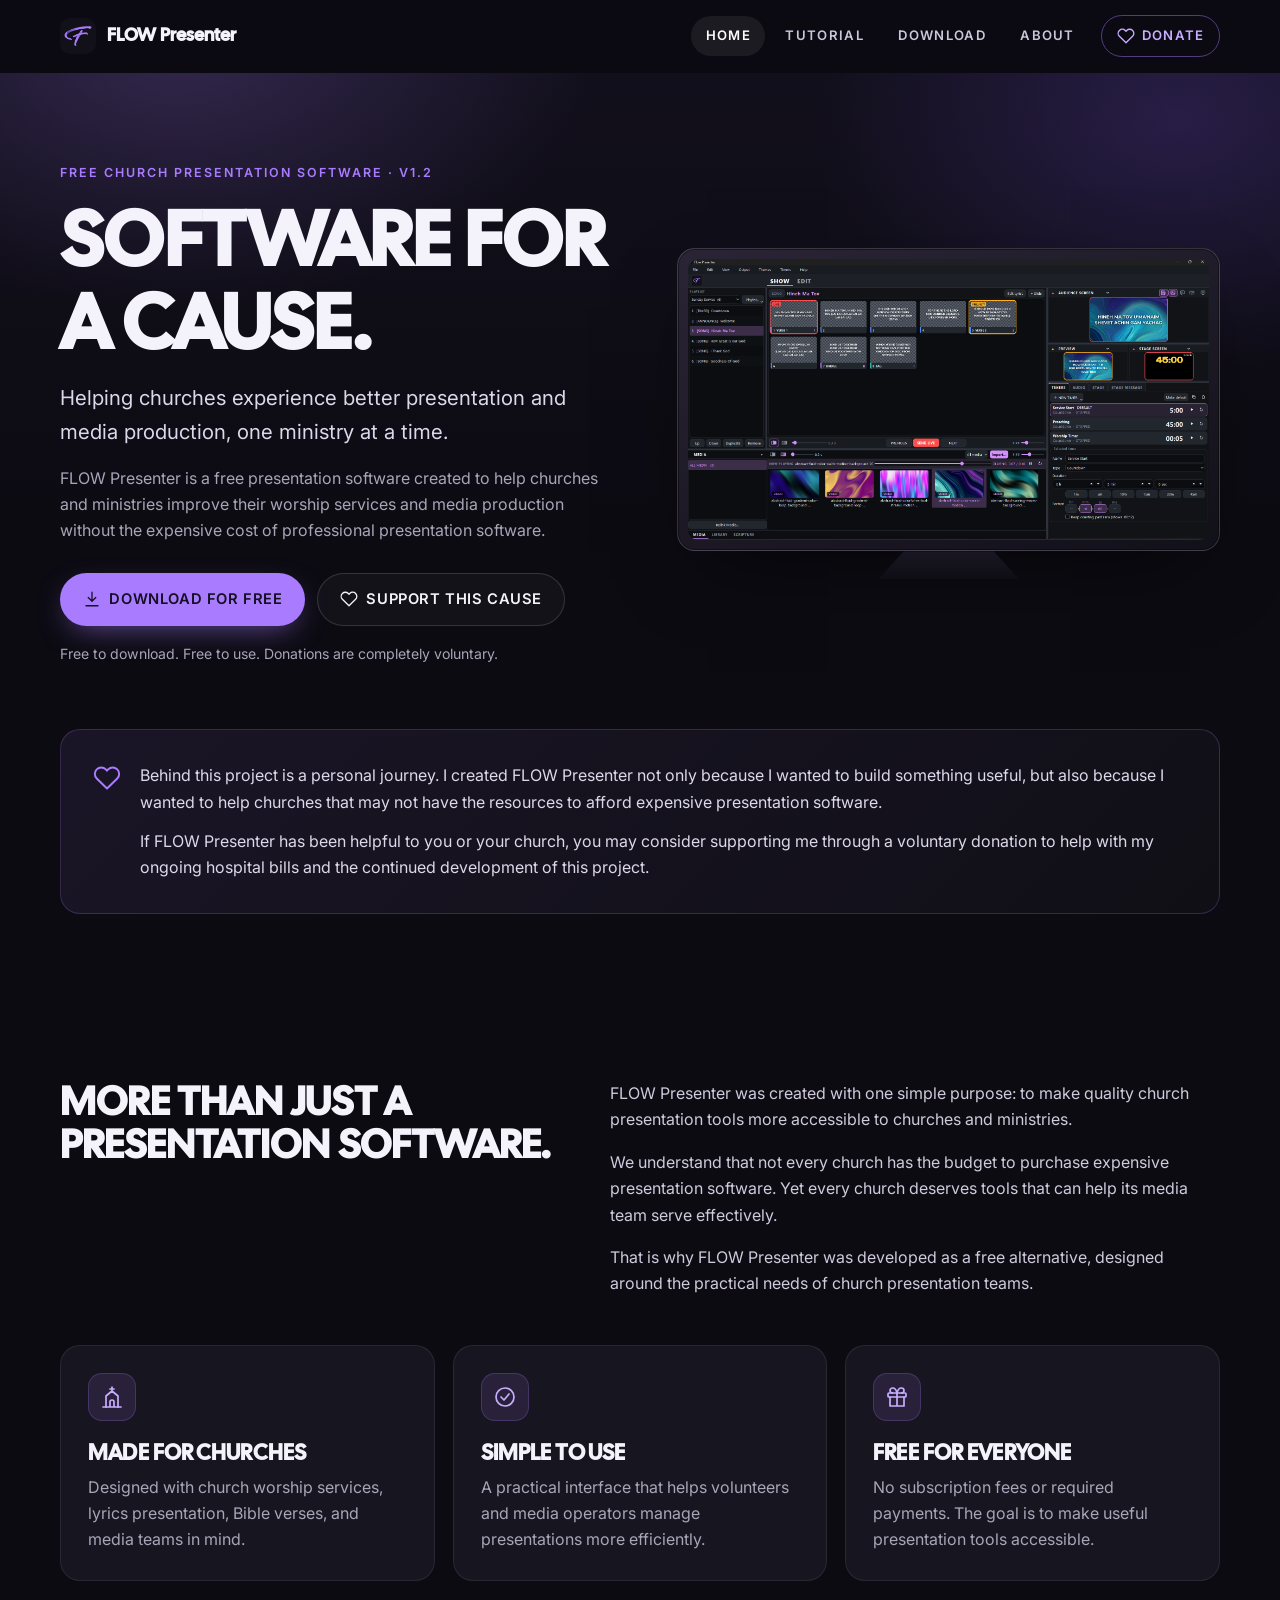
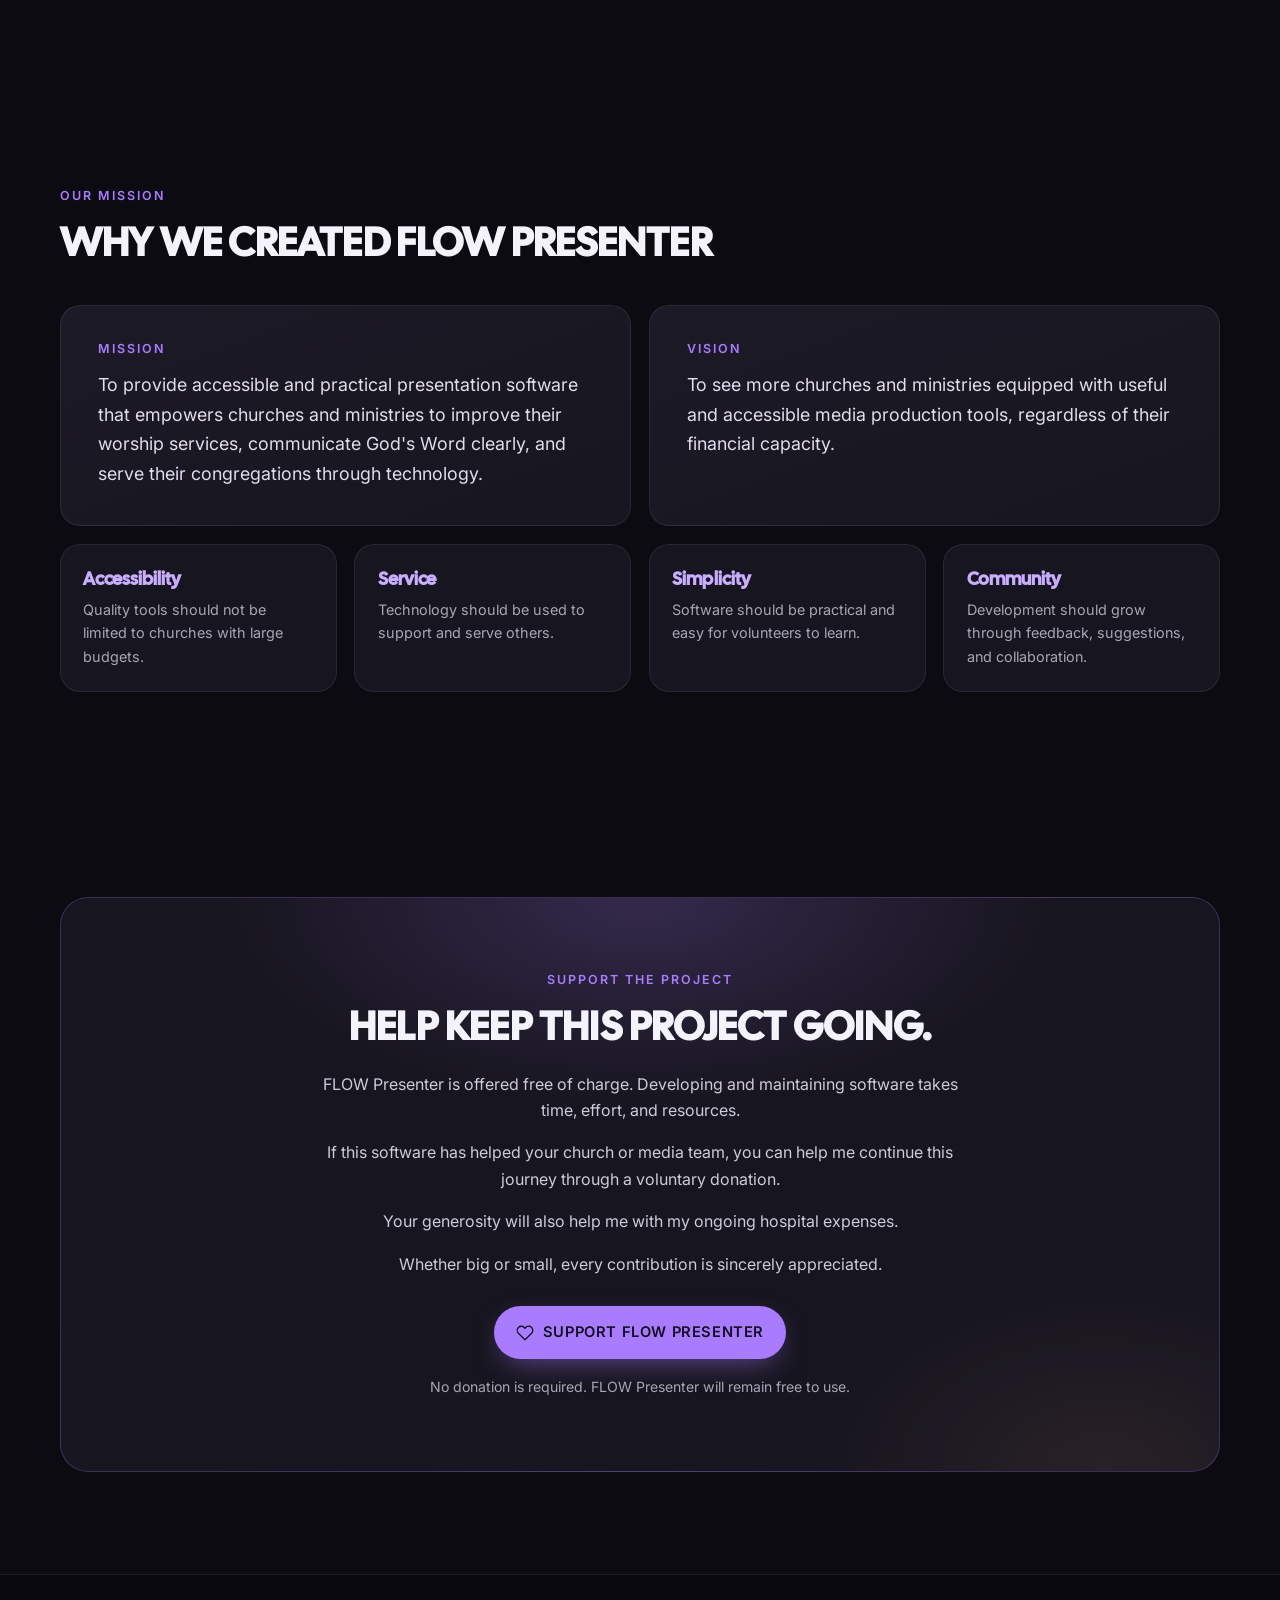
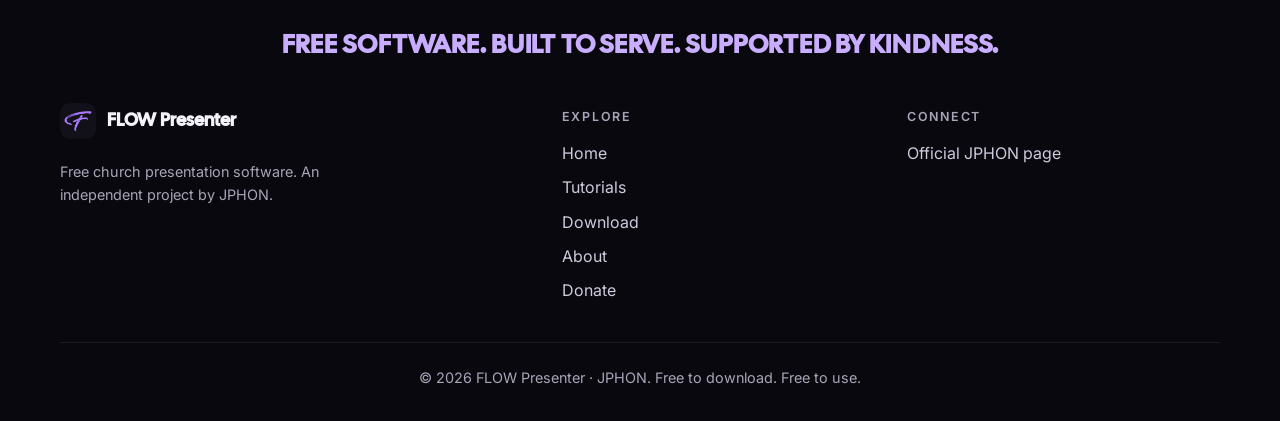
<file: docs/index.html>
<!doctype html>
<html lang="en">
<head>
<meta charset="utf-8">
<meta name="viewport" content="width=device-width, initial-scale=1">
<title>FLOW Presenter — Free Church Presentation Software</title>
<meta name="description" content="FLOW Presenter is free church presentation software by JPHON, built to help churches, ministries and media teams serve with confidence.">
<meta property="og:title" content="FLOW Presenter — Free Church Presentation Software">
<meta property="og:description" content="Free software. Built to serve. Supported by kindness.">
<meta property="og:image" content="assets/img/logo-dark.png">
<meta name="theme-color" content="#0c0b12">
<link rel="icon" href="assets/img/favicon.png">
<link rel="apple-touch-icon" href="assets/img/apple-touch-icon.png">
<link rel="preconnect" href="https://fonts.googleapis.com">
<link rel="preconnect" href="https://fonts.gstatic.com" crossorigin>
<link rel="stylesheet" href="https://fonts.googleapis.com/css2?family=Cal+Sans&family=Inter:wght@400;500;600;700&display=swap">
<link rel="stylesheet" href="assets/css/style.css">
<script src="assets/js/site.js" defer></script>
</head>
<body data-page="home">
<a class="skip-link" href="#main">Skip to content</a>
<header class="site-header">
  <nav class="nav container" aria-label="Main">
    <a class="brand" href="index.html"><img class="logo-img" src="assets/img/logo-dark.png" alt="" width="36" height="36"><span class="brand-name">FLOW Presenter</span></a>
    <button class="nav-toggle" type="button" aria-expanded="false" aria-controls="nav-menu" aria-label="Open menu"><span></span><span></span><span></span></button>
    <ul class="nav-menu" id="nav-menu"><li><a href="index.html" aria-current="page">HOME</a></li><li><a href="tutorial.html">TUTORIAL</a></li><li><a href="download.html">DOWNLOAD</a></li><li><a href="about.html">ABOUT</a></li><li><a class="nav-donate" href="donate.html"><svg class="icon icon-sm" viewBox="0 0 24 24" fill="none" stroke="currentColor" stroke-width="1.8" stroke-linecap="round" stroke-linejoin="round" aria-hidden="true"><path d="M20.8 4.6a5.5 5.5 0 0 0-7.8 0L12 5.7l-1-1.1a5.5 5.5 0 0 0-7.8 7.8L12 21l8.8-8.6a5.5 5.5 0 0 0 0-7.8z"/></svg>DONATE</a></li></ul>
  </nav>
</header>
<main id="main">
  <div class="page-loading" aria-live="polite"><span class="spinner"></span></div>
  <noscript><div class="container section"><p>Please enable JavaScript to view this page.</p></div></noscript>
</main>
<footer class="site-footer" id="site-footer"></footer>
</body>
</html>
</file>
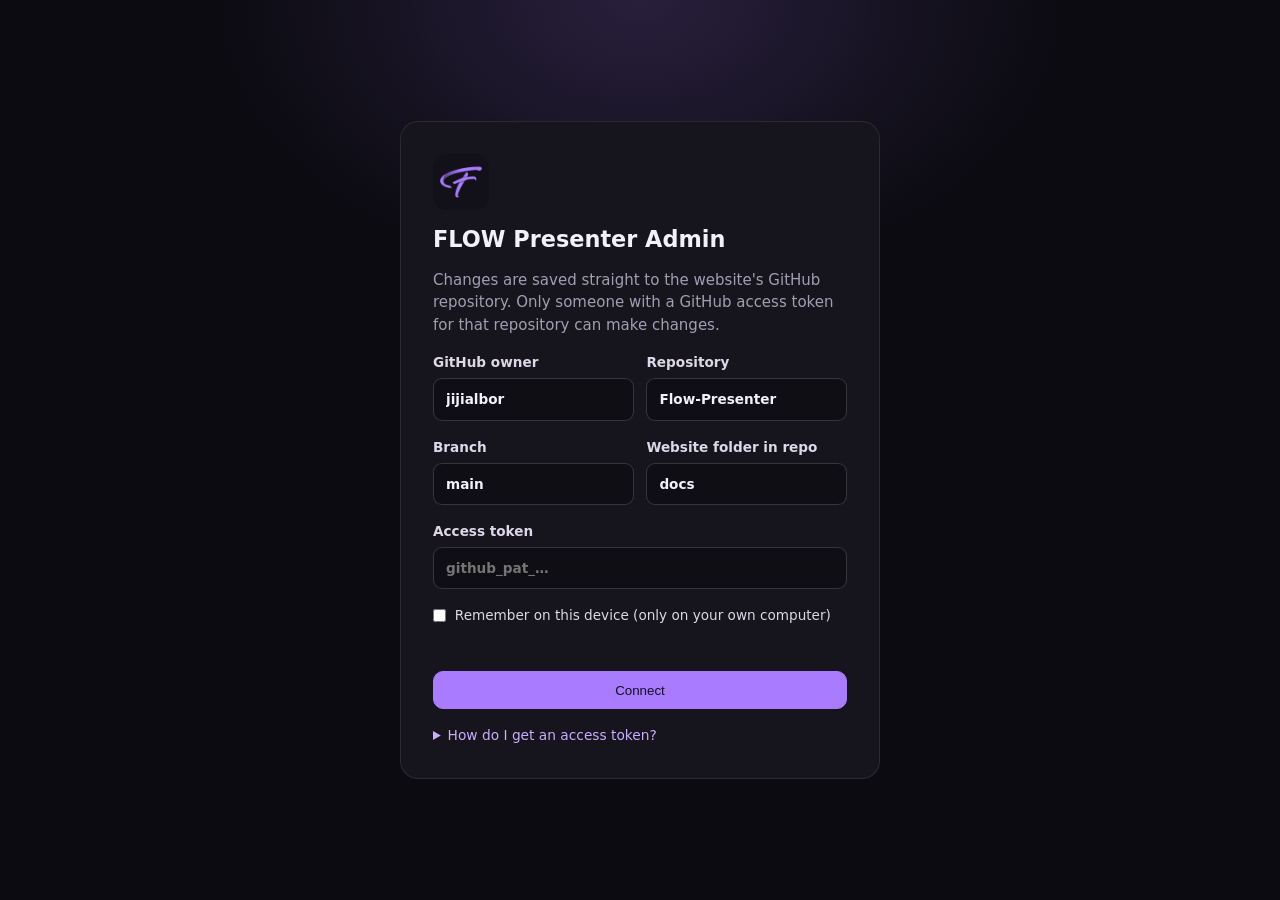
<file: docs/admin/index.html>
<!doctype html>
<html lang="en">
<head>
<meta charset="utf-8">
<meta name="viewport" content="width=device-width, initial-scale=1">
<meta name="robots" content="noindex, nofollow">
<title>Admin — FLOW Presenter Website</title>
<link rel="icon" href="../assets/img/favicon.png">
<link rel="stylesheet" href="admin.css">
<script src="admin.js" defer></script>
</head>
<body>

<!-- CONNECT SCREEN -->
<section id="connect" class="connect" hidden>
  <form id="connect-form" class="connect-card" autocomplete="off">
    <img src="../assets/img/logo-dark.png" alt="" width="56" height="56" class="connect-logo">
    <h1>FLOW Presenter Admin</h1>
    <p class="muted">Changes are saved straight to the website's GitHub repository. Only someone with a GitHub access token for that repository can make changes.</p>

    <div class="row2">
      <label>GitHub owner<input name="owner" required value="jijialbor"></label>
      <label>Repository<input name="repo" required value="Flow-Presenter"></label>
    </div>
    <div class="row2">
      <label>Branch<input name="branch" required value="main"></label>
      <label>Website folder in repo<input name="folder" value="docs" placeholder="leave empty if root"></label>
    </div>
    <label>Access token
      <input name="token" type="password" required placeholder="github_pat_…" autocomplete="off" spellcheck="false">
    </label>
    <label class="check"><input type="checkbox" name="remember"> Remember on this device (only on your own computer)</label>
    <p class="error" id="connect-error" role="alert"></p>
    <button class="btn btn-primary btn-block" type="submit">Connect</button>
    <details class="help">
      <summary>How do I get an access token?</summary>
      <ol>
        <li>On GitHub, open <b>Settings → Developer settings → Personal access tokens → Fine-grained tokens</b>.</li>
        <li>Click <b>Generate new token</b>. Under <b>Repository access</b>, choose <b>Only select repositories</b> and pick this website's repository.</li>
        <li>Under <b>Permissions → Repository permissions</b>, set <b>Contents</b> to <b>Read and write</b>. Nothing else is needed.</li>
        <li>Generate, copy the token, and paste it here. Never share it or put it inside the website files.</li>
      </ol>
    </details>
  </form>
</section>

<!-- EDITOR -->
<div id="app" class="app" hidden>
  <aside class="sidebar">
    <div class="side-brand"><img src="../assets/img/logo-dark.png" alt="" width="32" height="32"><span>FLOW Admin</span></div>
    <nav id="tabs" class="tabs" aria-label="Sections"></nav>
    <div class="side-foot">
      <a id="view-site" class="side-link" href="../index.html" target="_blank" rel="noopener">View website ↗</a>
      <button id="logout" class="side-link" type="button">Sign out</button>
    </div>
  </aside>
  <div class="workspace">
    <header class="topbar">
      <div>
        <h1 id="tab-title">Dashboard</h1>
        <p id="repo-label" class="muted small"></p>
      </div>
      <div class="top-actions">
        <span id="dirty" class="dirty" hidden>Unsaved changes</span>
        <button id="save" class="btn btn-primary" type="button" disabled>Save &amp; publish</button>
      </div>
    </header>
    <div id="status" class="status" role="status" aria-live="polite" hidden></div>
    <main id="editor" class="editor"></main>
  </div>
</div>

<div id="loading" class="loading"><span class="spinner"></span></div>
</body>
</html>
</file>
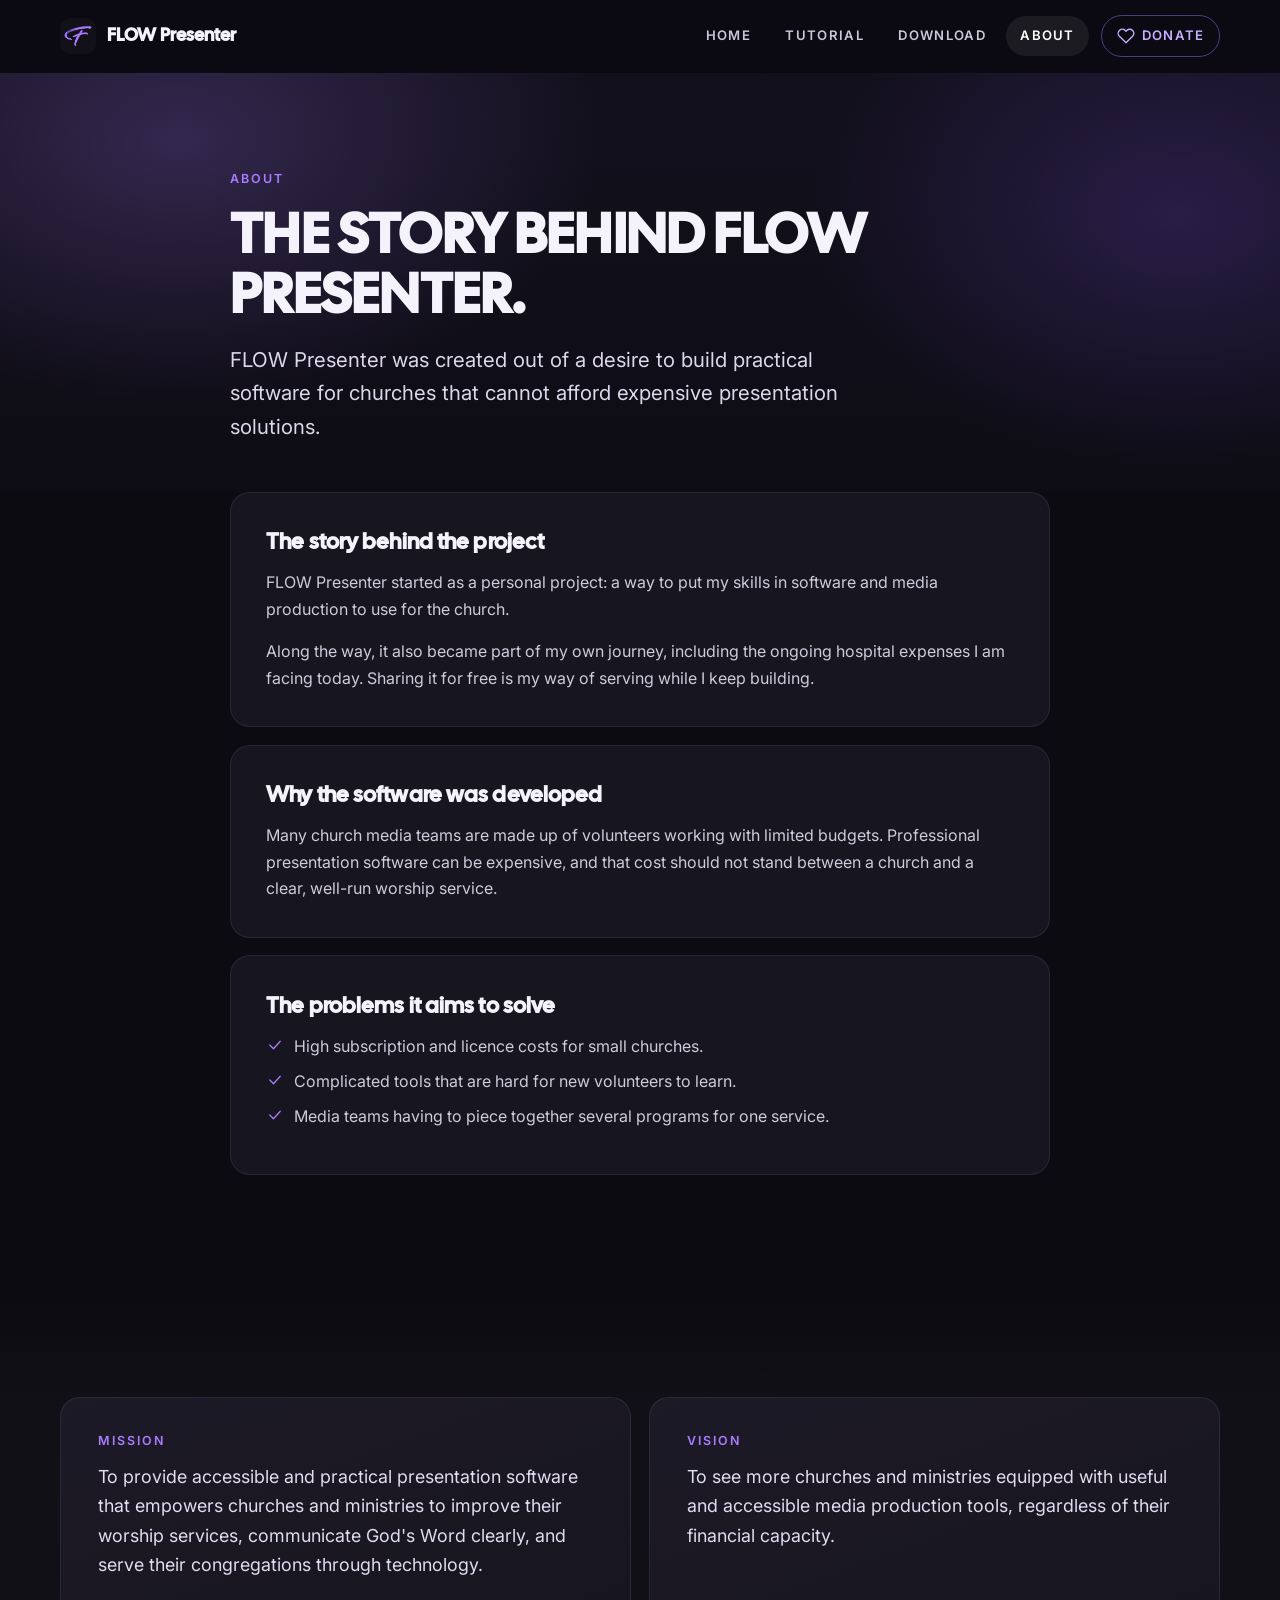
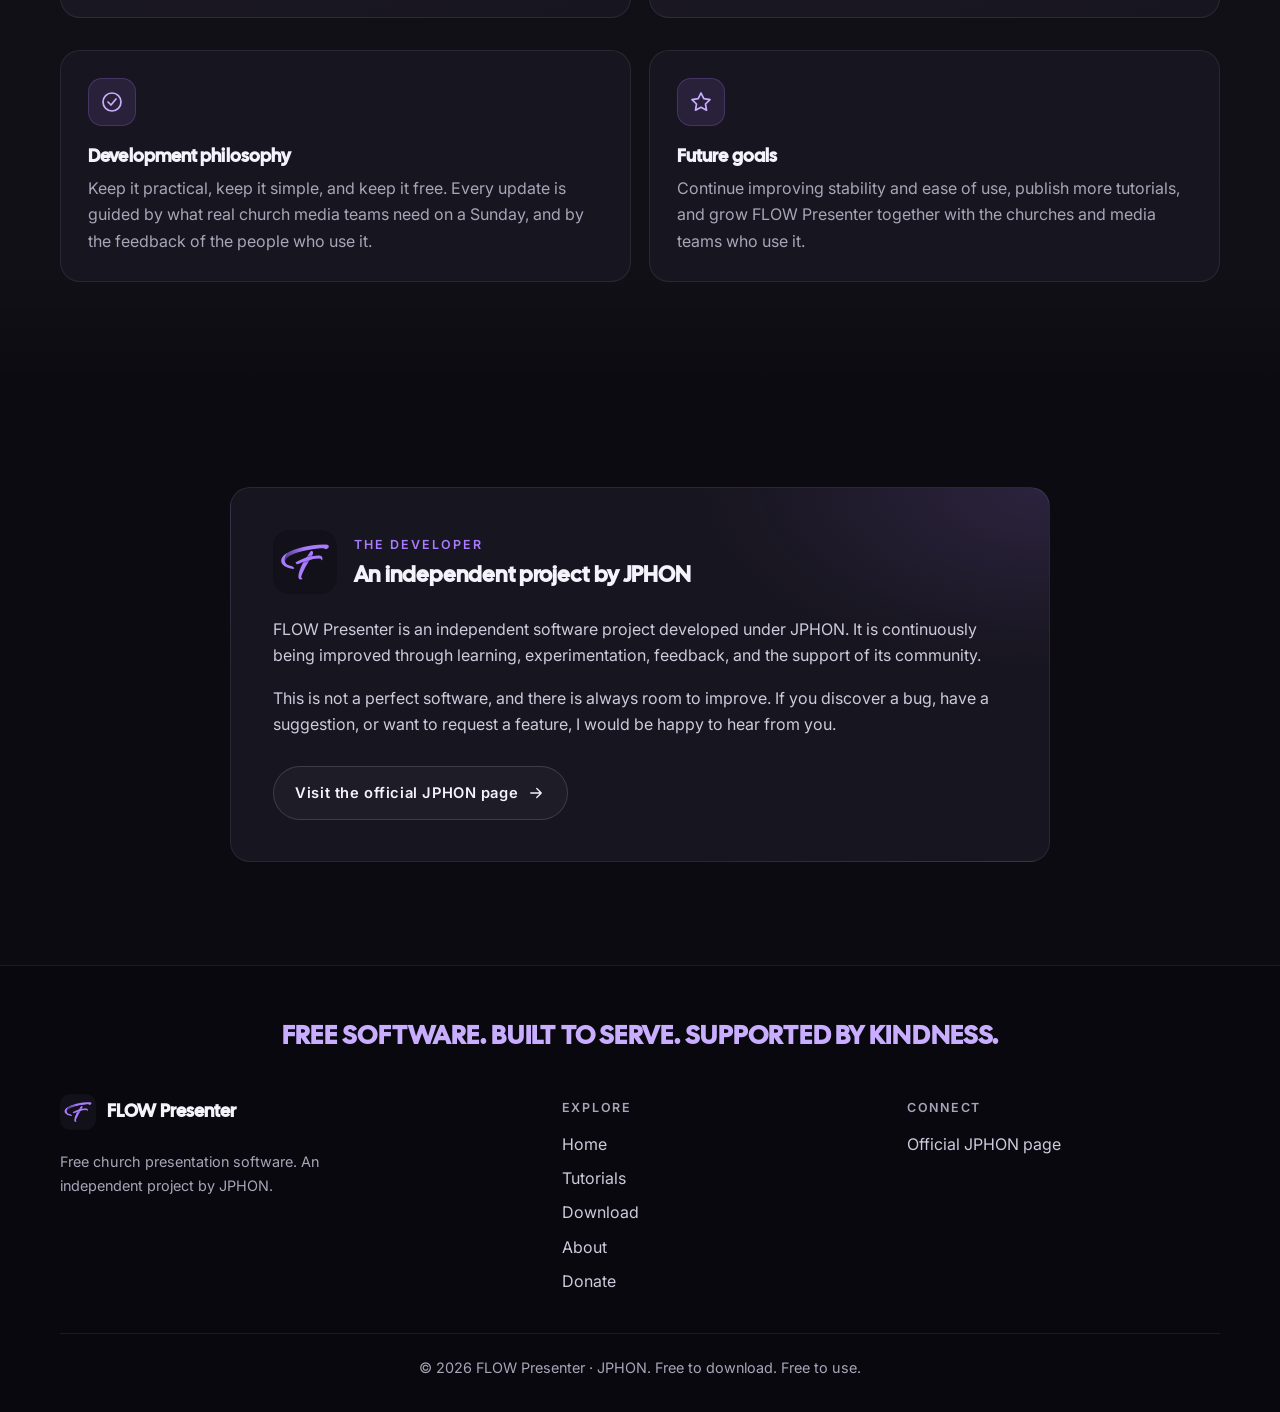
<file: docs/about.html>
<!doctype html>
<html lang="en">
<head>
<meta charset="utf-8">
<meta name="viewport" content="width=device-width, initial-scale=1">
<title>About — FLOW Presenter</title>
<meta name="description" content="FLOW Presenter is free church presentation software by JPHON, built to help churches, ministries and media teams serve with confidence.">
<meta property="og:title" content="About — FLOW Presenter">
<meta property="og:description" content="Free software. Built to serve. Supported by kindness.">
<meta property="og:image" content="assets/img/logo-dark.png">
<meta name="theme-color" content="#0c0b12">
<link rel="icon" href="assets/img/favicon.png">
<link rel="apple-touch-icon" href="assets/img/apple-touch-icon.png">
<link rel="preconnect" href="https://fonts.googleapis.com">
<link rel="preconnect" href="https://fonts.gstatic.com" crossorigin>
<link rel="stylesheet" href="https://fonts.googleapis.com/css2?family=Cal+Sans&family=Inter:wght@400;500;600;700&display=swap">
<link rel="stylesheet" href="assets/css/style.css">
<script src="assets/js/site.js" defer></script>
</head>
<body data-page="about">
<a class="skip-link" href="#main">Skip to content</a>
<header class="site-header">
  <nav class="nav container" aria-label="Main">
    <a class="brand" href="index.html"><img class="logo-img" src="assets/img/logo-dark.png" alt="" width="36" height="36"><span class="brand-name">FLOW Presenter</span></a>
    <button class="nav-toggle" type="button" aria-expanded="false" aria-controls="nav-menu" aria-label="Open menu"><span></span><span></span><span></span></button>
    <ul class="nav-menu" id="nav-menu"><li><a href="index.html">HOME</a></li><li><a href="tutorial.html">TUTORIAL</a></li><li><a href="download.html">DOWNLOAD</a></li><li><a href="about.html" aria-current="page">ABOUT</a></li><li><a class="nav-donate" href="donate.html"><svg class="icon icon-sm" viewBox="0 0 24 24" fill="none" stroke="currentColor" stroke-width="1.8" stroke-linecap="round" stroke-linejoin="round" aria-hidden="true"><path d="M20.8 4.6a5.5 5.5 0 0 0-7.8 0L12 5.7l-1-1.1a5.5 5.5 0 0 0-7.8 7.8L12 21l8.8-8.6a5.5 5.5 0 0 0 0-7.8z"/></svg>DONATE</a></li></ul>
  </nav>
</header>
<main id="main">
  <div class="page-loading" aria-live="polite"><span class="spinner"></span></div>
  <noscript><div class="container section"><p>Please enable JavaScript to view this page.</p></div></noscript>
</main>
<footer class="site-footer" id="site-footer"></footer>
</body>
</html>
</file>
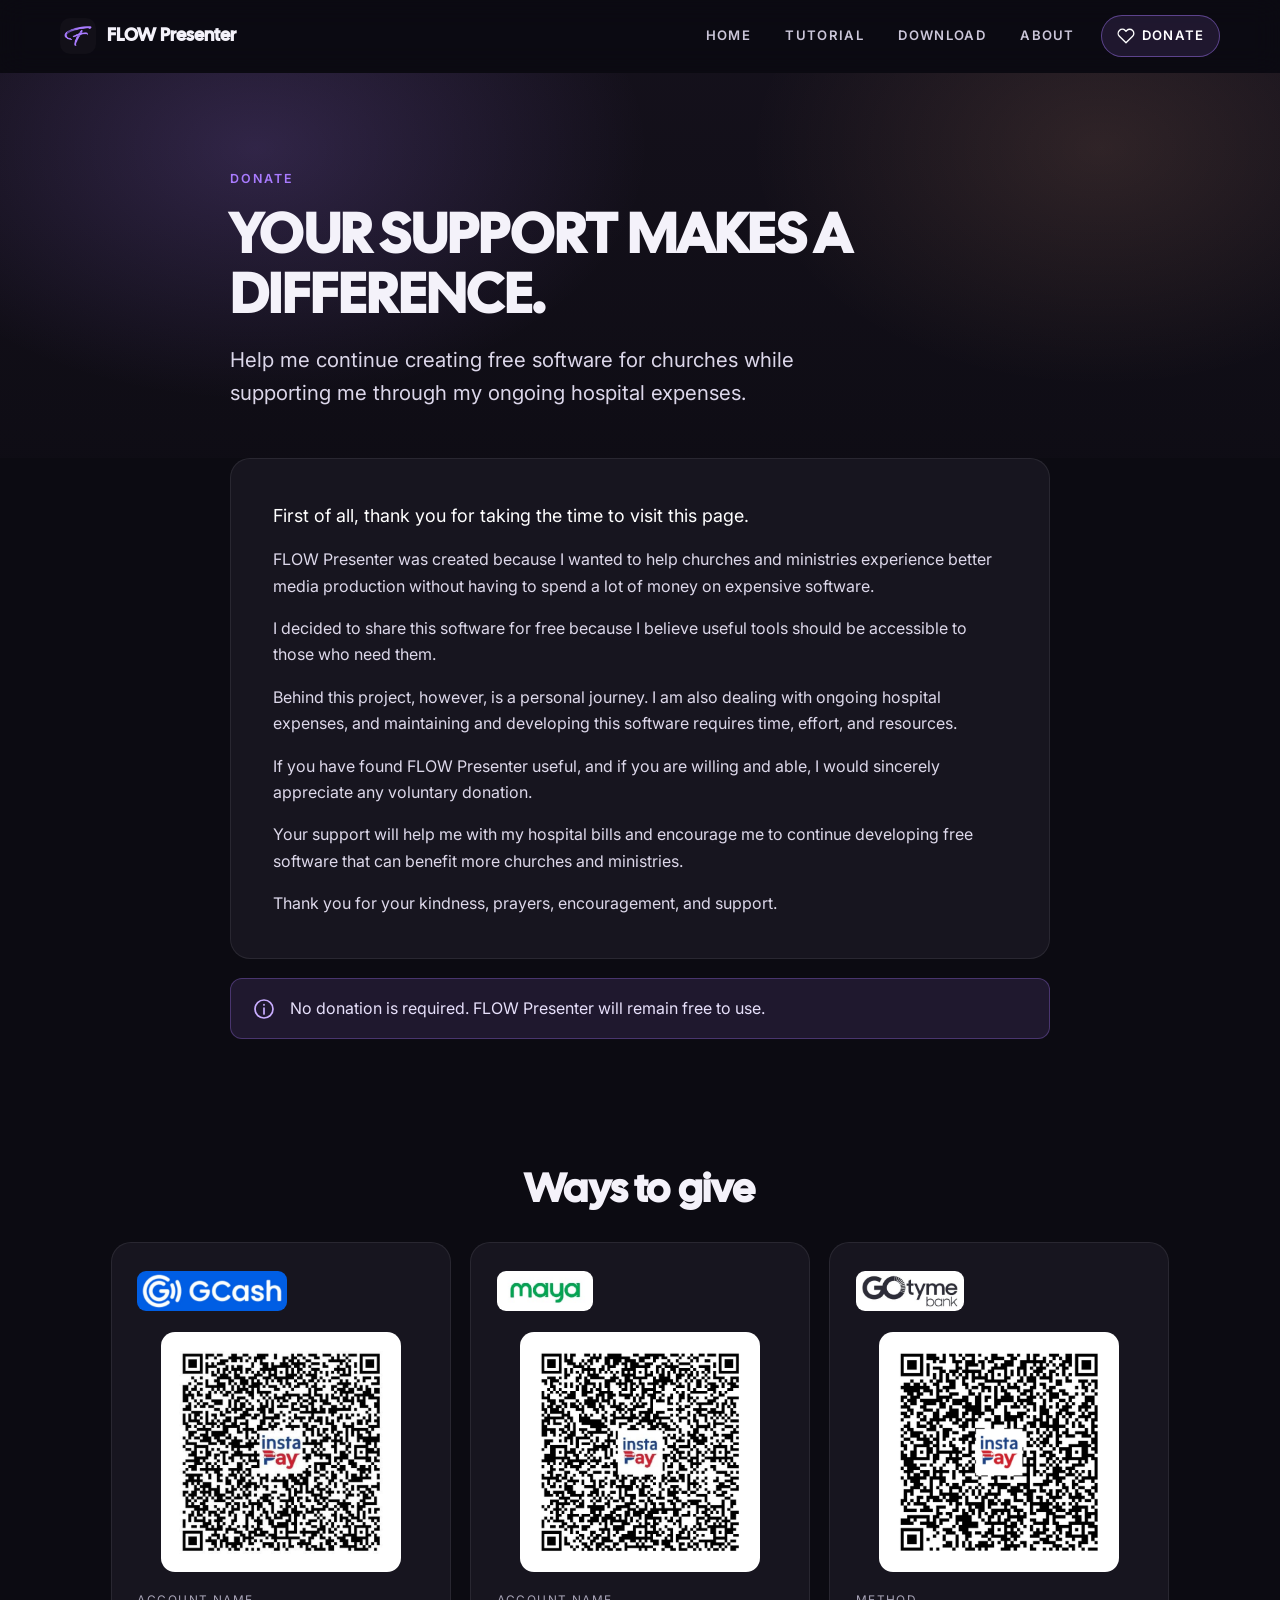
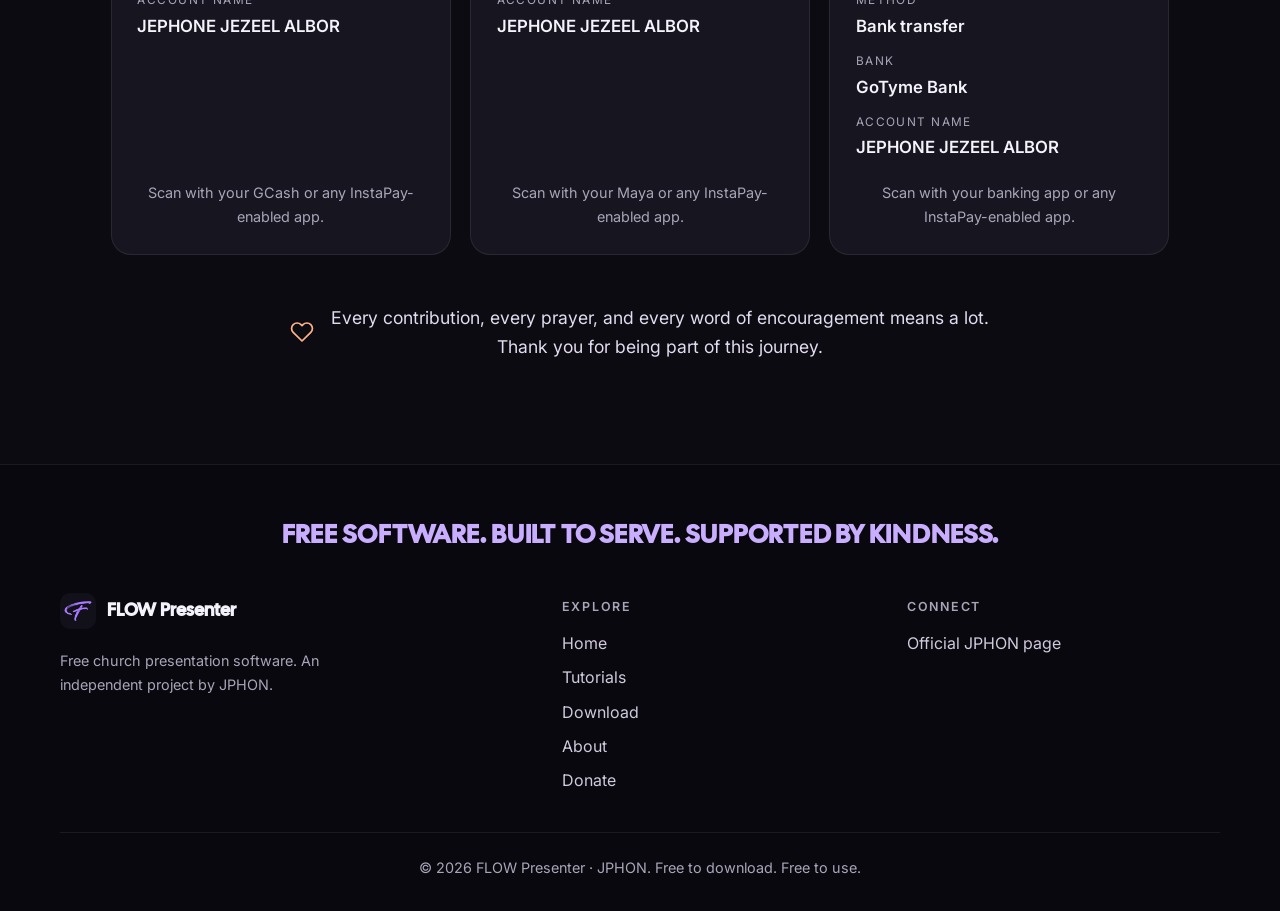
<file: docs/donate.html>
<!doctype html>
<html lang="en">
<head>
<meta charset="utf-8">
<meta name="viewport" content="width=device-width, initial-scale=1">
<title>Donate — FLOW Presenter</title>
<meta name="description" content="FLOW Presenter is free church presentation software by JPHON, built to help churches, ministries and media teams serve with confidence.">
<meta property="og:title" content="Donate — FLOW Presenter">
<meta property="og:description" content="Free software. Built to serve. Supported by kindness.">
<meta property="og:image" content="assets/img/logo-dark.png">
<meta name="theme-color" content="#0c0b12">
<link rel="icon" href="assets/img/favicon.png">
<link rel="apple-touch-icon" href="assets/img/apple-touch-icon.png">
<link rel="preconnect" href="https://fonts.googleapis.com">
<link rel="preconnect" href="https://fonts.gstatic.com" crossorigin>
<link rel="stylesheet" href="https://fonts.googleapis.com/css2?family=Cal+Sans&family=Inter:wght@400;500;600;700&display=swap">
<link rel="stylesheet" href="assets/css/style.css">
<script src="assets/js/site.js" defer></script>
</head>
<body data-page="donate">
<a class="skip-link" href="#main">Skip to content</a>
<header class="site-header">
  <nav class="nav container" aria-label="Main">
    <a class="brand" href="index.html"><img class="logo-img" src="assets/img/logo-dark.png" alt="" width="36" height="36"><span class="brand-name">FLOW Presenter</span></a>
    <button class="nav-toggle" type="button" aria-expanded="false" aria-controls="nav-menu" aria-label="Open menu"><span></span><span></span><span></span></button>
    <ul class="nav-menu" id="nav-menu"><li><a href="index.html">HOME</a></li><li><a href="tutorial.html">TUTORIAL</a></li><li><a href="download.html">DOWNLOAD</a></li><li><a href="about.html">ABOUT</a></li><li><a class="nav-donate" href="donate.html" aria-current="page"><svg class="icon icon-sm" viewBox="0 0 24 24" fill="none" stroke="currentColor" stroke-width="1.8" stroke-linecap="round" stroke-linejoin="round" aria-hidden="true"><path d="M20.8 4.6a5.5 5.5 0 0 0-7.8 0L12 5.7l-1-1.1a5.5 5.5 0 0 0-7.8 7.8L12 21l8.8-8.6a5.5 5.5 0 0 0 0-7.8z"/></svg>DONATE</a></li></ul>
  </nav>
</header>
<main id="main">
  <div class="page-loading" aria-live="polite"><span class="spinner"></span></div>
  <noscript><div class="container section"><p>Please enable JavaScript to view this page.</p></div></noscript>
</main>
<footer class="site-footer" id="site-footer"></footer>
</body>
</html>
</file>
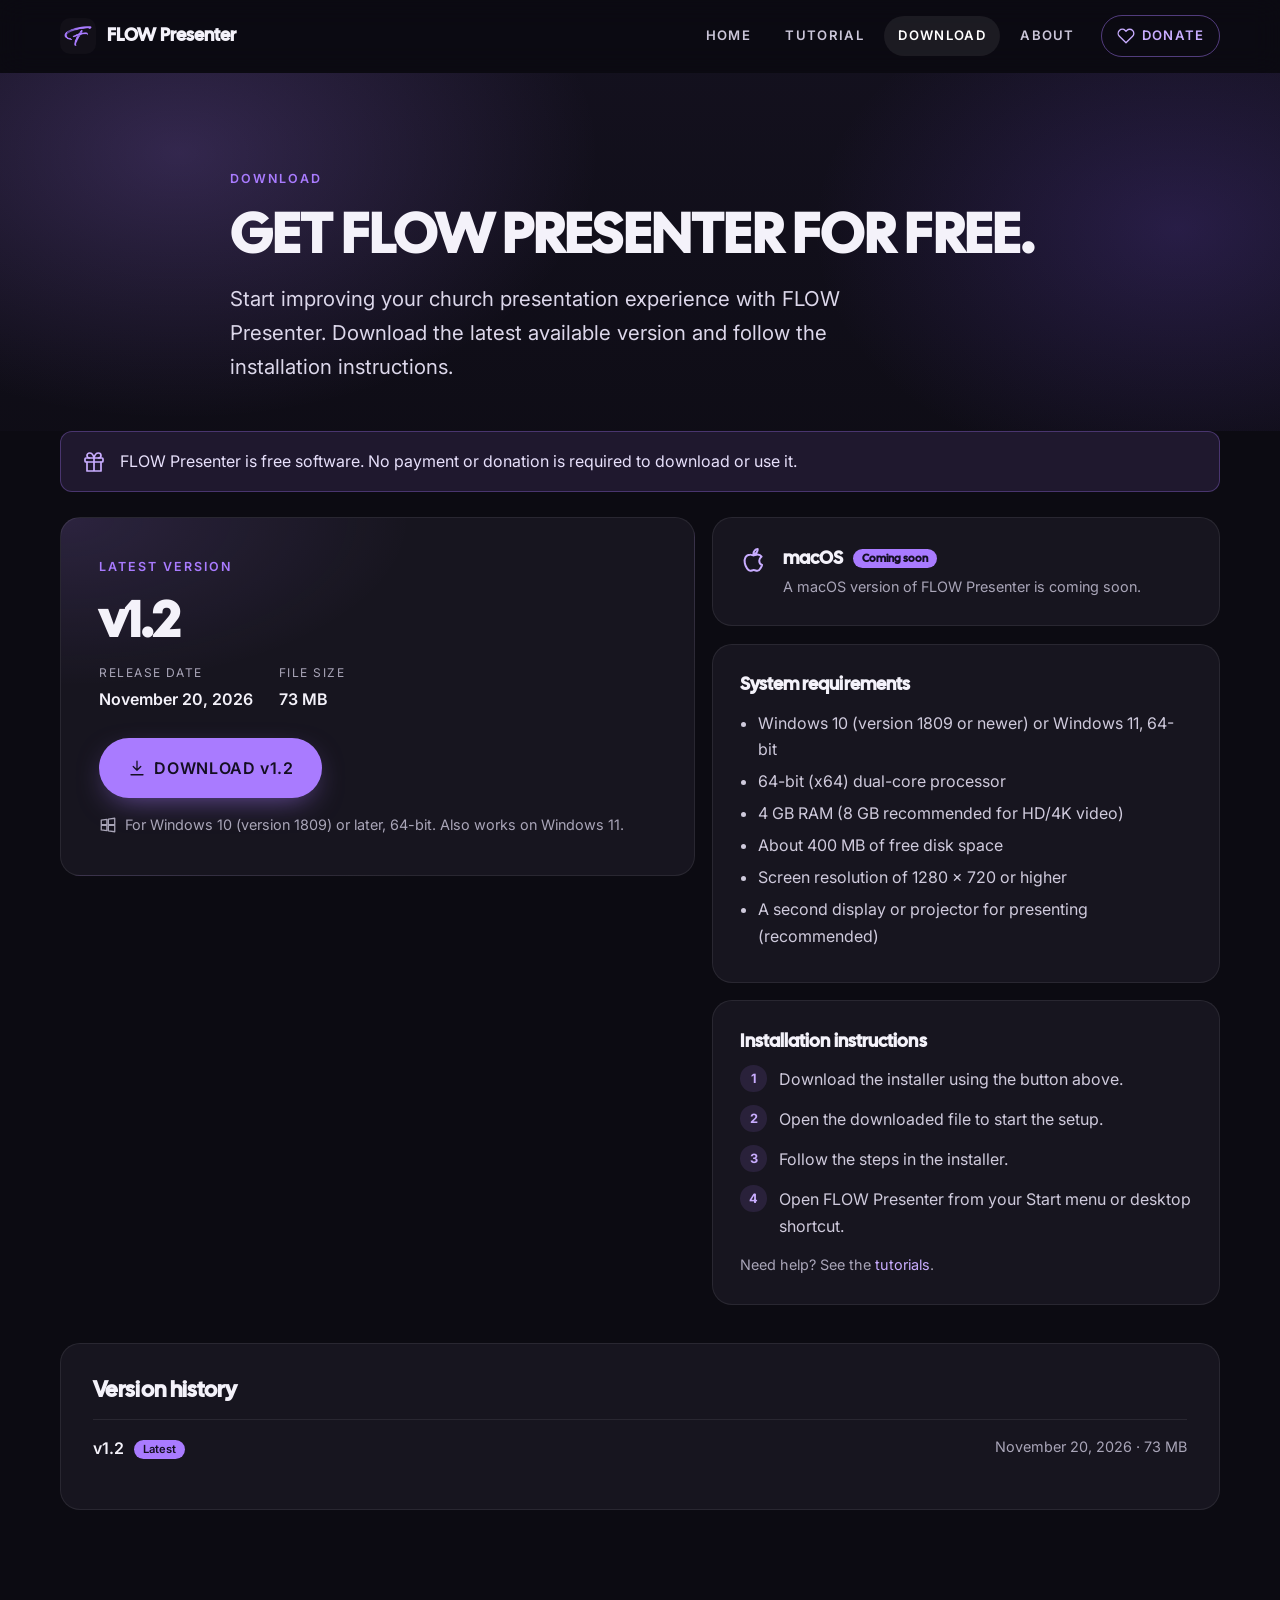
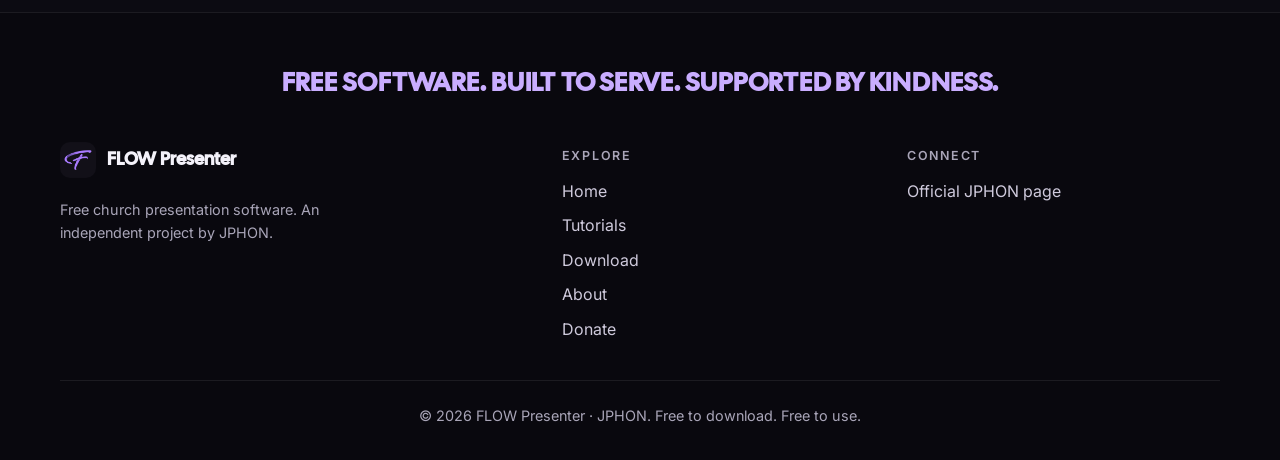
<file: docs/download.html>
<!doctype html>
<html lang="en">
<head>
<meta charset="utf-8">
<meta name="viewport" content="width=device-width, initial-scale=1">
<title>Download — FLOW Presenter</title>
<meta name="description" content="FLOW Presenter is free church presentation software by JPHON, built to help churches, ministries and media teams serve with confidence.">
<meta property="og:title" content="Download — FLOW Presenter">
<meta property="og:description" content="Free software. Built to serve. Supported by kindness.">
<meta property="og:image" content="assets/img/logo-dark.png">
<meta name="theme-color" content="#0c0b12">
<link rel="icon" href="assets/img/favicon.png">
<link rel="apple-touch-icon" href="assets/img/apple-touch-icon.png">
<link rel="preconnect" href="https://fonts.googleapis.com">
<link rel="preconnect" href="https://fonts.gstatic.com" crossorigin>
<link rel="stylesheet" href="https://fonts.googleapis.com/css2?family=Cal+Sans&family=Inter:wght@400;500;600;700&display=swap">
<link rel="stylesheet" href="assets/css/style.css">
<script src="assets/js/site.js" defer></script>
</head>
<body data-page="download">
<a class="skip-link" href="#main">Skip to content</a>
<header class="site-header">
  <nav class="nav container" aria-label="Main">
    <a class="brand" href="index.html"><img class="logo-img" src="assets/img/logo-dark.png" alt="" width="36" height="36"><span class="brand-name">FLOW Presenter</span></a>
    <button class="nav-toggle" type="button" aria-expanded="false" aria-controls="nav-menu" aria-label="Open menu"><span></span><span></span><span></span></button>
    <ul class="nav-menu" id="nav-menu"><li><a href="index.html">HOME</a></li><li><a href="tutorial.html">TUTORIAL</a></li><li><a href="download.html" aria-current="page">DOWNLOAD</a></li><li><a href="about.html">ABOUT</a></li><li><a class="nav-donate" href="donate.html"><svg class="icon icon-sm" viewBox="0 0 24 24" fill="none" stroke="currentColor" stroke-width="1.8" stroke-linecap="round" stroke-linejoin="round" aria-hidden="true"><path d="M20.8 4.6a5.5 5.5 0 0 0-7.8 0L12 5.7l-1-1.1a5.5 5.5 0 0 0-7.8 7.8L12 21l8.8-8.6a5.5 5.5 0 0 0 0-7.8z"/></svg>DONATE</a></li></ul>
  </nav>
</header>
<main id="main">
  <div class="page-loading" aria-live="polite"><span class="spinner"></span></div>
  <noscript><div class="container section"><p>Please enable JavaScript to view this page.</p></div></noscript>
</main>
<footer class="site-footer" id="site-footer"></footer>
</body>
</html>
</file>
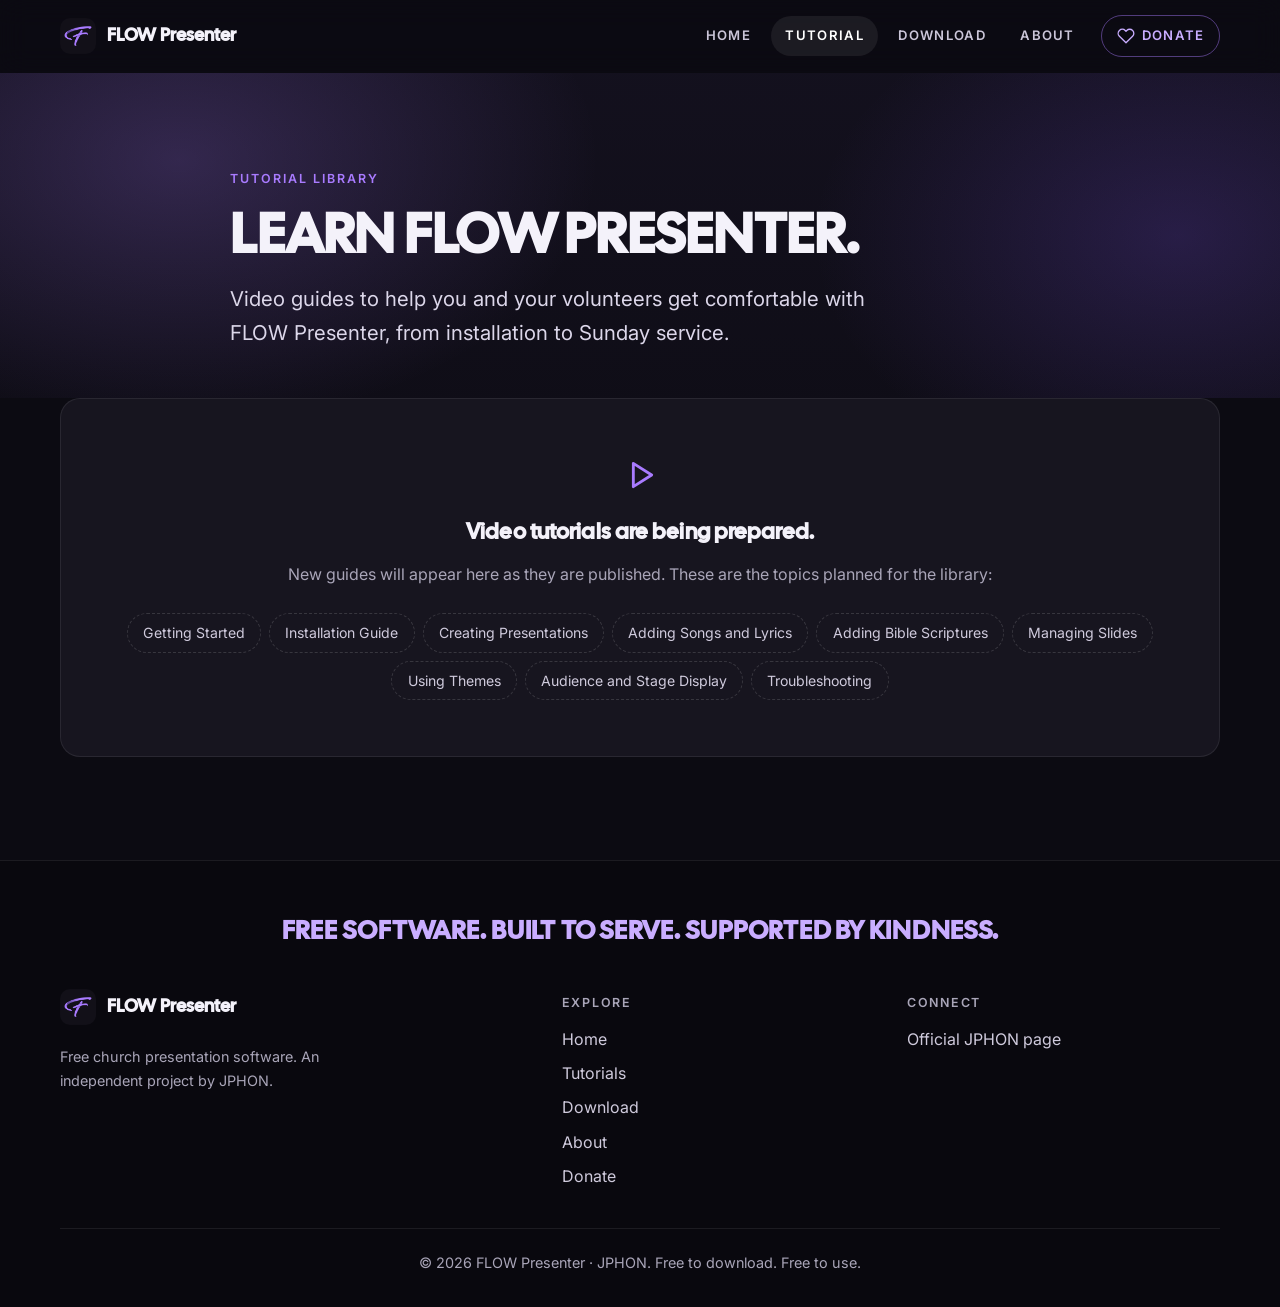
<file: docs/tutorial.html>
<!doctype html>
<html lang="en">
<head>
<meta charset="utf-8">
<meta name="viewport" content="width=device-width, initial-scale=1">
<title>Tutorials — FLOW Presenter</title>
<meta name="description" content="FLOW Presenter is free church presentation software by JPHON, built to help churches, ministries and media teams serve with confidence.">
<meta property="og:title" content="Tutorials — FLOW Presenter">
<meta property="og:description" content="Free software. Built to serve. Supported by kindness.">
<meta property="og:image" content="assets/img/logo-dark.png">
<meta name="theme-color" content="#0c0b12">
<link rel="icon" href="assets/img/favicon.png">
<link rel="apple-touch-icon" href="assets/img/apple-touch-icon.png">
<link rel="preconnect" href="https://fonts.googleapis.com">
<link rel="preconnect" href="https://fonts.gstatic.com" crossorigin>
<link rel="stylesheet" href="https://fonts.googleapis.com/css2?family=Cal+Sans&family=Inter:wght@400;500;600;700&display=swap">
<link rel="stylesheet" href="assets/css/style.css">
<script src="assets/js/site.js" defer></script>
</head>
<body data-page="tutorial">
<a class="skip-link" href="#main">Skip to content</a>
<header class="site-header">
  <nav class="nav container" aria-label="Main">
    <a class="brand" href="index.html"><img class="logo-img" src="assets/img/logo-dark.png" alt="" width="36" height="36"><span class="brand-name">FLOW Presenter</span></a>
    <button class="nav-toggle" type="button" aria-expanded="false" aria-controls="nav-menu" aria-label="Open menu"><span></span><span></span><span></span></button>
    <ul class="nav-menu" id="nav-menu"><li><a href="index.html">HOME</a></li><li><a href="tutorial.html" aria-current="page">TUTORIAL</a></li><li><a href="download.html">DOWNLOAD</a></li><li><a href="about.html">ABOUT</a></li><li><a class="nav-donate" href="donate.html"><svg class="icon icon-sm" viewBox="0 0 24 24" fill="none" stroke="currentColor" stroke-width="1.8" stroke-linecap="round" stroke-linejoin="round" aria-hidden="true"><path d="M20.8 4.6a5.5 5.5 0 0 0-7.8 0L12 5.7l-1-1.1a5.5 5.5 0 0 0-7.8 7.8L12 21l8.8-8.6a5.5 5.5 0 0 0 0-7.8z"/></svg>DONATE</a></li></ul>
  </nav>
</header>
<main id="main">
  <div class="page-loading" aria-live="polite"><span class="spinner"></span></div>
  <noscript><div class="container section"><p>Please enable JavaScript to view this page.</p></div></noscript>
</main>
<footer class="site-footer" id="site-footer"></footer>
</body>
</html>
</file>
<file: docs/assets/css/style.css>
/* FLOW Presenter website — colors taken from the FLOW Presenter icon. */
:root {
  --bg: #0c0b12;
  --bg-2: #121018;
  --surface: #17151f;
  --surface-2: #1d1a27;
  --line: rgba(255, 255, 255, 0.08);
  --line-strong: rgba(255, 255, 255, 0.14);
  --text: #f4f2fa;
  --muted: #a9a5b8;
  --accent: #a97bff;
  --accent-soft: #c9adff;
  --accent-deep: #6c48c9;
  --accent-tint: rgba(169, 123, 255, 0.12);
  --warm: #ffb38a;
  --radius: 20px;
  --radius-sm: 12px;
  --shadow: 0 30px 80px -30px rgba(0, 0, 0, 0.7);
  --font-display: 'Cal Sans', 'Inter', system-ui, sans-serif;
  --font-body: 'Inter', system-ui, -apple-system, 'Segoe UI', Roboto, sans-serif;
  --container: 1160px;
}

*, *::before, *::after { box-sizing: border-box; }
html { scroll-behavior: smooth; -webkit-text-size-adjust: 100%; }
body {
  margin: 0; background: var(--bg); color: var(--text);
  font: 400 16px/1.65 var(--font-body);
  -webkit-font-smoothing: antialiased;
}
img { max-width: 100%; display: block; }
a { color: var(--accent-soft); text-decoration: none; }
a:hover { color: #fff; }
button { font: inherit; }
:focus-visible { outline: 2px solid var(--accent); outline-offset: 3px; border-radius: 6px; }
[hidden] { display: none !important; }
.skip-link { position: absolute; left: -999px; top: 8px; background: var(--accent); color: #120f1c; padding: 8px 14px; border-radius: 8px; z-index: 100; }
.skip-link:focus { left: 12px; }

.container { width: min(100% - 40px, var(--container)); margin-inline: auto; }
.container.narrow { width: min(100% - 40px, 820px); }
.center { text-align: center; }
.muted { color: var(--muted); }
.small { font-size: 0.9rem; }
.mono { font-family: ui-monospace, 'Cascadia Mono', Consolas, monospace; letter-spacing: 0.03em; }
.mt { margin-top: 1.4rem; }
.mt-lg { margin-top: 2rem; }
.pt-0 { padding-top: 0 !important; }

/* ---------- type ---------- */
.display, .h1, .h2, .h3, .h4, .version, .footer-motto, .brand-name {
  font-family: var(--font-display); font-weight: 600; letter-spacing: 0.005em; line-height: 1.08; margin: 0;
}
.display { font-size: clamp(2.6rem, 6.4vw, 4.8rem); }
.h1 { font-size: clamp(2.1rem, 5vw, 3.5rem); }
.h2 { font-size: clamp(1.7rem, 3.4vw, 2.5rem); }
.h3 { font-size: 1.35rem; line-height: 1.25; }
.h4 { font-size: 1.12rem; line-height: 1.3; }
.lead { font-size: clamp(1.08rem, 1.6vw, 1.28rem); color: #dcd7ea; margin: 1.1rem 0 0; }
.eyebrow { text-transform: uppercase; letter-spacing: 0.16em; font-size: 0.78rem; font-weight: 600; color: var(--accent); margin: 0 0 0.9rem; }
.label { font: 600 0.78rem/1 var(--font-body); text-transform: uppercase; letter-spacing: 0.16em; color: var(--accent); margin: 0 0 0.9rem; }
.prose p { color: #cfcadc; margin: 0 0 1rem; }
.prose p:last-child { margin-bottom: 0; }

/* ---------- buttons ---------- */
.btn {
  display: inline-flex; align-items: center; justify-content: center; gap: 0.55rem;
  padding: 0.85rem 1.35rem; border-radius: 999px; border: 1px solid transparent;
  font-weight: 600; font-size: 0.92rem; letter-spacing: 0.04em; cursor: pointer;
  transition: transform 0.2s ease, background 0.2s ease, border-color 0.2s ease, color 0.2s ease, box-shadow 0.2s ease;
}
.btn:hover { transform: translateY(-1px); }
.btn-primary { background: var(--accent); color: #140f22; box-shadow: 0 10px 30px -10px rgba(169, 123, 255, 0.6); }
.btn-primary:hover { background: var(--accent-soft); color: #140f22; }
.btn-ghost { background: rgba(255, 255, 255, 0.03); color: var(--text); border-color: var(--line-strong); }
.btn-ghost:hover { border-color: var(--accent); color: #fff; background: var(--accent-tint); }
.btn-lg { padding: 1rem 1.7rem; font-size: 1rem; }
.btn-block { width: 100%; }
.btn.copied { border-color: #6fdc9b; color: #9df0bf; }
.btn-row { display: flex; flex-wrap: wrap; gap: 0.75rem; margin-top: 1.8rem; }
.icon { width: 24px; height: 24px; flex: none; }
.icon-sm { width: 18px; height: 18px; }

/* ---------- header ---------- */
.site-header {
  position: sticky; top: 0; z-index: 50;
  background: rgba(12, 11, 18, 0.72); backdrop-filter: blur(14px); -webkit-backdrop-filter: blur(14px);
  border-bottom: 1px solid transparent; transition: border-color 0.3s ease, background 0.3s ease;
}
.site-header.scrolled { border-bottom-color: var(--line); background: rgba(12, 11, 18, 0.88); }
.nav { display: flex; align-items: center; justify-content: space-between; height: 72px; }
.brand { display: inline-flex; align-items: center; gap: 0.7rem; color: var(--text); }
.brand:hover { color: #fff; }
.logo-img { width: 36px; height: 36px; border-radius: 10px; object-fit: cover; }
.logo-img.lg { width: 64px; height: 64px; border-radius: 16px; }
.brand-name { font-size: 1.15rem; }
.nav-menu { display: flex; align-items: center; gap: 0.35rem; list-style: none; margin: 0; padding: 0; }
.nav-menu a {
  display: inline-flex; align-items: center; gap: 0.45rem;
  padding: 0.55rem 0.9rem; border-radius: 999px; color: #cbc6d9;
  font-size: 0.82rem; font-weight: 600; letter-spacing: 0.1em;
}
.nav-menu a:hover { color: #fff; background: rgba(255, 255, 255, 0.05); }
.nav-menu a[aria-current="page"] { color: #fff; background: rgba(255, 255, 255, 0.07); }
.nav-menu .nav-donate { color: var(--accent-soft); border: 1px solid rgba(169, 123, 255, 0.45); margin-left: 0.4rem; }
.nav-menu .nav-donate:hover, .nav-menu .nav-donate[aria-current="page"] { background: var(--accent-tint); color: #fff; }
.nav-toggle { display: none; width: 44px; height: 44px; border-radius: 12px; border: 1px solid var(--line-strong); background: transparent; cursor: pointer; padding: 12px 11px; flex-direction: column; justify-content: space-between; }
.nav-toggle span { display: block; height: 2px; border-radius: 2px; background: var(--text); transition: transform 0.25s ease, opacity 0.2s ease; }
.menu-open .nav-toggle span:nth-child(1) { transform: translateY(7px) rotate(45deg); }
.menu-open .nav-toggle span:nth-child(2) { opacity: 0; }
.menu-open .nav-toggle span:nth-child(3) { transform: translateY(-7px) rotate(-45deg); }

@media (max-width: 860px) {
  .nav-toggle { display: flex; }
  .nav-menu {
    position: absolute; left: 0; right: 0; top: 72px; flex-direction: column; align-items: stretch; gap: 0.25rem;
    padding: 0.75rem 20px 1.25rem; background: rgba(12, 11, 18, 0.97); border-bottom: 1px solid var(--line);
    transform: translateY(-8px); opacity: 0; pointer-events: none; transition: opacity 0.2s ease, transform 0.2s ease;
  }
  .menu-open .nav-menu { transform: none; opacity: 1; pointer-events: auto; }
  .nav-menu a { padding: 0.85rem 1rem; font-size: 0.9rem; }
  .nav-menu .nav-donate { margin: 0.4rem 0 0; justify-content: center; }
}

/* ---------- loading ---------- */
.page-loading { min-height: 60vh; display: grid; place-items: center; }
.spinner { width: 30px; height: 30px; border-radius: 50%; border: 3px solid var(--line-strong); border-top-color: var(--accent); animation: spin 0.9s linear infinite; }
@keyframes spin { to { transform: rotate(360deg); } }

/* ---------- hero ---------- */
.hero { position: relative; padding: clamp(3rem, 7vw, 6rem) 0 4rem; overflow: hidden; }
.hero-glow {
  position: absolute; inset: -20% -10% auto; height: 760px; pointer-events: none; z-index: -1;
  background:
    radial-gradient(600px 380px at 20% 20%, rgba(169, 123, 255, 0.22), transparent 70%),
    radial-gradient(520px 360px at 85% 30%, rgba(108, 72, 201, 0.25), transparent 70%),
    linear-gradient(180deg, #14111f 0%, var(--bg) 85%);
}
.hero-glow.warm { background: radial-gradient(560px 360px at 25% 20%, rgba(169, 123, 255, 0.2), transparent 70%), radial-gradient(500px 340px at 80% 20%, rgba(255, 179, 138, 0.12), transparent 70%), linear-gradient(180deg, #15111c 0%, var(--bg) 85%); }
.hero-grid { display: grid; grid-template-columns: 1.02fr 1fr; gap: clamp(2rem, 5vw, 4rem); align-items: center; }
.hero-desc { color: var(--muted); margin: 1rem 0 0; max-width: 34rem; }
.hero-note { color: var(--muted); font-size: 0.88rem; margin: 1rem 0 0; }

.monitor { position: relative; }
.monitor-screen {
  border-radius: 18px; padding: 10px; background: linear-gradient(160deg, #2a2536, #121019);
  border: 1px solid var(--line-strong); box-shadow: var(--shadow), 0 0 0 1px rgba(0, 0, 0, 0.4) inset;
}
.monitor-screen > img { display: block; border-radius: 10px; width: 100%; height: auto; }
.monitor-stand { width: 26%; height: 28px; margin: 0 auto; background: linear-gradient(#1a1722, #0e0d14); clip-path: polygon(18% 0, 82% 0, 100% 100%, 0 100%); }

/* illustrated mock window, shown until a real screenshot is uploaded */
.mock { aspect-ratio: 16 / 10; border-radius: 10px; overflow: hidden; background: #0f0d16; display: flex; flex-direction: column; }
.mock-bar { display: flex; align-items: center; gap: 6px; padding: 9px 12px; background: #19161f; border-bottom: 1px solid var(--line); font-size: 0.7rem; color: var(--muted); }
.mock-bar span { width: 8px; height: 8px; border-radius: 50%; background: #3a3446; }
.mock-bar b { margin-left: 8px; font-weight: 600; letter-spacing: 0.04em; }
.mock-body { flex: 1; display: grid; grid-template-columns: 22% 1fr 30%; gap: 10px; padding: 10px; min-height: 0; }
.mock-side { display: flex; flex-direction: column; gap: 7px; background: #15131c; border-radius: 8px; padding: 9px; }
.mock-side i { height: 12px; border-radius: 4px; background: #24202e; }
.mock-side i.on { background: var(--accent-tint); box-shadow: inset 3px 0 0 var(--accent); }
.mock-main, .mock-live { display: flex; flex-direction: column; gap: 8px; min-width: 0; }
.mock-label { font-size: 0.6rem; text-transform: uppercase; letter-spacing: 0.14em; color: var(--muted); display: flex; align-items: center; gap: 5px; }
.mock-label em { width: 6px; height: 6px; border-radius: 50%; background: #ff5f6d; box-shadow: 0 0 8px #ff5f6d; }
.mock-slide {
  flex: 1; border-radius: 8px; display: flex; flex-direction: column; align-items: center; justify-content: center; text-align: center;
  background: radial-gradient(circle at 30% 20%, rgba(169, 123, 255, 0.45), transparent 60%), linear-gradient(135deg, #2a1f4a, #120f1d);
  border: 1px solid rgba(169, 123, 255, 0.25);
}
.mock-slide span { font-family: var(--font-display); font-size: clamp(1rem, 2.2vw, 1.6rem); }
.mock-slide small { font-size: 0.62rem; color: #d9cff5; opacity: 0.85; }
.mock-slide.small { flex: 0 0 42%; }
.mock-slide.small span { font-size: 0.85rem; }
.mock-thumbs { display: grid; grid-template-columns: repeat(4, 1fr); gap: 6px; }
.mock-thumbs i { aspect-ratio: 16 / 9; border-radius: 4px; background: #1e1a28; }
.mock-thumbs i.on { outline: 2px solid var(--accent); background: #2b2142; }
.mock-lines { display: flex; flex-direction: column; gap: 6px; background: #15131c; border-radius: 8px; padding: 9px; flex: 1; }
.mock-lines i { height: 8px; border-radius: 4px; background: #24202e; }
.mock-lines i:nth-child(2) { width: 70%; }
.mock-lines i:nth-child(3) { width: 45%; }

.story-card {
  margin-top: clamp(2.5rem, 5vw, 4rem); display: flex; gap: 1.2rem; align-items: flex-start;
  padding: clamp(1.4rem, 3vw, 2rem); border-radius: var(--radius);
  background: linear-gradient(135deg, rgba(169, 123, 255, 0.09), rgba(255, 255, 255, 0.02));
  border: 1px solid rgba(169, 123, 255, 0.22);
}
.story-card p { margin: 0 0 0.8rem; color: #ddd8ea; }
.story-card p:last-child { margin: 0; }
.story-icon { color: var(--accent); width: 28px; height: 28px; margin-top: 2px; }

/* ---------- sections ---------- */
.section { padding: clamp(4rem, 8vw, 6.5rem) 0; }
.section-alt { background: linear-gradient(180deg, transparent, rgba(255, 255, 255, 0.018) 15%, rgba(255, 255, 255, 0.018) 85%, transparent); }
.section-head { max-width: 760px; margin-bottom: 2.6rem; }
.split { display: grid; grid-template-columns: 0.9fr 1.1fr; gap: clamp(1.5rem, 4vw, 4rem); margin-bottom: 3rem; }
.page-hero { position: relative; overflow: hidden; padding: clamp(3.5rem, 8vw, 6rem) 0 3rem; }
.page-hero .lead { max-width: 640px; }

.cards { display: grid; gap: 1.1rem; }
.cards-3 { grid-template-columns: repeat(3, 1fr); }
.cards-2 { grid-template-columns: repeat(2, 1fr); }
.card, .mv, .value, .feature, .download-card, .dev-card, .pay-card, .empty, .block, .history {
  background: var(--surface); border: 1px solid var(--line); border-radius: var(--radius);
}
.card { padding: 1.7rem; transition: border-color 0.25s ease, transform 0.25s ease; }
.card:hover { border-color: rgba(169, 123, 255, 0.35); }
.card .h3, .card .h4 { margin: 1.1rem 0 0.5rem; }
.card p { margin: 0; }
.card-icon { width: 48px; height: 48px; border-radius: 14px; display: grid; place-items: center; color: var(--accent-soft); background: var(--accent-tint); border: 1px solid rgba(169, 123, 255, 0.22); }

.feature-grid { display: grid; grid-template-columns: repeat(auto-fill, minmax(260px, 1fr)); gap: 1.1rem; margin-bottom: 2.4rem; }
.feature { overflow: hidden; transition: border-color 0.25s ease, transform 0.25s ease; }
.feature:hover { border-color: rgba(169, 123, 255, 0.35); transform: translateY(-2px); }
.feature-shot { width: 100%; aspect-ratio: 16 / 9; object-fit: cover; border-bottom: 1px solid var(--line); }
.feature-body { padding: 1.5rem; }
.feature .h3 { margin: 1rem 0 0.45rem; font-size: 1.18rem; }
.feature p { margin: 0; font-size: 0.95rem; }
.feature.has-shot .card-icon { display: none; }
.feature.has-shot .h3 { margin-top: 0; }

.mv-grid { display: grid; grid-template-columns: 1fr 1fr; gap: 1.1rem; }
.mv { padding: clamp(1.6rem, 3vw, 2.3rem); background: linear-gradient(160deg, var(--surface-2), var(--surface)); }
.mv p { margin: 0; font-size: 1.12rem; color: #e1dcef; }
.values { display: grid; grid-template-columns: repeat(4, 1fr); gap: 1.1rem; margin-top: 1.1rem; }
.value { padding: 1.4rem; }
.value .h4 { color: var(--accent-soft); }
.value p { margin: 0.45rem 0 0; }

.support {
  text-align: center; padding: clamp(2.5rem, 6vw, 4.5rem) clamp(1.4rem, 5vw, 4rem); border-radius: calc(var(--radius) + 8px);
  background: radial-gradient(600px 300px at 50% 0%, rgba(169, 123, 255, 0.2), transparent 70%), radial-gradient(400px 260px at 90% 100%, rgba(255, 179, 138, 0.08), transparent 70%), var(--surface);
  border: 1px solid rgba(169, 123, 255, 0.25);
}
.support .prose { max-width: 640px; margin: 1.4rem auto 0; }
.support .btn-row { justify-content: center; }

/* ---------- tutorials ---------- */
.chips { display: flex; flex-wrap: wrap; gap: 0.5rem; margin-bottom: 1.8rem; }
.chip { padding: 0.5rem 1rem; border-radius: 999px; border: 1px solid var(--line-strong); background: transparent; color: var(--muted); cursor: pointer; font-size: 0.88rem; }
.chip:hover { color: #fff; }
.chip.is-active { background: var(--accent); color: #140f22; border-color: var(--accent); font-weight: 600; }
.video-grid { display: grid; grid-template-columns: repeat(auto-fill, minmax(280px, 1fr)); gap: 1.2rem; }
.video-card { background: var(--surface); border: 1px solid var(--line); border-radius: var(--radius); overflow: hidden; }
.video-thumb { position: relative; display: block; width: 100%; padding: 0; border: 0; cursor: pointer; background: #000; }
.video-thumb img { width: 100%; aspect-ratio: 16 / 9; object-fit: cover; opacity: 0.9; transition: opacity 0.2s ease, transform 0.4s ease; }
.video-thumb:hover img { opacity: 1; transform: scale(1.03); }
.play { position: absolute; inset: 0; margin: auto; width: 58px; height: 58px; border-radius: 50%; display: grid; place-items: center; background: rgba(169, 123, 255, 0.92); color: #140f22; box-shadow: 0 10px 30px rgba(0, 0, 0, 0.5); }
.play .icon { width: 24px; height: 24px; fill: currentColor; margin-left: 3px; }
.video-body { padding: 1.2rem 1.3rem 1.4rem; }
.video-body p { margin: 0.4rem 0 0; }
.tag { display: inline-block; font-size: 0.72rem; text-transform: uppercase; letter-spacing: 0.12em; color: var(--accent); margin: 0 0 0.5rem !important; }
.empty { text-align: center; padding: clamp(2.2rem, 5vw, 3.5rem); }
.empty-icon { width: 40px; height: 40px; color: var(--accent); margin: 0 auto 1rem; }
.empty .h3 { margin-bottom: 0.6rem; }
.topic-list { list-style: none; padding: 0; margin: 1.6rem 0 0; display: flex; flex-wrap: wrap; gap: 0.5rem; justify-content: center; }
.topic-list li { padding: 0.45rem 0.95rem; border-radius: 999px; border: 1px dashed var(--line-strong); color: #cfcadc; font-size: 0.88rem; }

.modal { position: fixed; inset: 0; z-index: 100; display: grid; place-items: center; padding: 20px; }
.modal-backdrop { position: absolute; inset: 0; background: rgba(6, 5, 10, 0.85); backdrop-filter: blur(4px); }
.modal-box { position: relative; width: min(100%, 980px); }
.modal-frame { aspect-ratio: 16 / 9; border-radius: 14px; overflow: hidden; background: #000; box-shadow: var(--shadow); }
.modal-frame iframe { width: 100%; height: 100%; border: 0; }
.modal-close { position: absolute; right: 0; top: -52px; width: 42px; height: 42px; border-radius: 50%; border: 1px solid var(--line-strong); background: var(--surface); color: var(--text); cursor: pointer; display: grid; place-items: center; }
.modal-open { overflow: hidden; }

/* ---------- download ---------- */
.notice { display: flex; gap: 0.9rem; align-items: center; padding: 1rem 1.3rem; border-radius: var(--radius-sm); background: var(--accent-tint); border: 1px solid rgba(169, 123, 255, 0.3); margin-bottom: 1.6rem; }
.notice p { margin: 0; color: #e7e0fb; }
.notice .icon { color: var(--accent-soft); }
.download-grid { display: grid; grid-template-columns: 1.25fr 1fr; gap: 1.1rem; align-items: start; }
.download-card { padding: clamp(1.6rem, 4vw, 2.4rem); background: radial-gradient(500px 240px at 0% 0%, rgba(169, 123, 255, 0.14), transparent 70%), var(--surface); }
.version { font-size: clamp(2.4rem, 5vw, 3.2rem); margin-bottom: 1rem; }
.meta { display: flex; flex-wrap: wrap; gap: 1.6rem; margin: 0 0 1.6rem; }
.meta dt { font-size: 0.75rem; text-transform: uppercase; letter-spacing: 0.12em; color: var(--muted); }
.meta dd { margin: 0.2rem 0 0; font-weight: 600; }
.download-side { display: grid; gap: 1.1rem; }
.download-side .h4 { margin: 0 0 0.9rem; }
.plain-list { margin: 0; padding-left: 1.1rem; color: #cfcadc; }
.plain-list li { margin-bottom: 0.35rem; }
.steps { margin: 0; padding: 0; list-style: none; counter-reset: s; }
.steps li { counter-increment: s; position: relative; padding: 0 0 0.85rem 2.4rem; color: #cfcadc; }
.steps li::before { content: counter(s); position: absolute; left: 0; top: -1px; width: 1.65rem; height: 1.65rem; border-radius: 50%; display: grid; place-items: center; font-size: 0.8rem; font-weight: 700; background: var(--accent-tint); color: var(--accent-soft); }
.check-list { list-style: none; padding: 0; margin: 0.8rem 0 0; }
.check-list li { display: flex; gap: 0.6rem; align-items: flex-start; margin-bottom: 0.55rem; color: #cfcadc; }
.check-list .icon { color: var(--accent); margin-top: 3px; }
.history { margin-top: 2.4rem; padding: clamp(1.4rem, 3vw, 2rem); }
.history .h3 { margin-bottom: 1rem; }
.release { border-top: 1px solid var(--line); padding: 0.95rem 0; }
.release summary { cursor: pointer; display: flex; justify-content: space-between; gap: 1rem; flex-wrap: wrap; list-style: none; }
.release summary::-webkit-details-marker { display: none; }
.release-v { font-weight: 600; }
.release .plain-list { margin-top: 0.8rem; }
.platform-note { display: flex; gap: 0.5rem; align-items: center; margin: 0.9rem 0 0; }
.platform-card { display: flex; gap: 0.9rem; align-items: flex-start; }
.platform-card > .icon { flex: none; width: 28px; height: 28px; color: var(--accent-soft); }
.platform-card .h4 { margin: 0 0 0.35rem; }
.platform-card p { margin: 0; }
.badge-soft { background: var(--accent-tint); color: var(--accent-soft); }
.badge { font-style: normal; font-size: 0.7rem; padding: 0.15rem 0.55rem; border-radius: 999px; background: var(--accent); color: #140f22; margin-left: 0.4rem; vertical-align: middle; }

/* ---------- about ---------- */
.block { padding: clamp(1.5rem, 3vw, 2.2rem); margin-bottom: 1.1rem; }
.block .h3 { margin-bottom: 0.9rem; }
.dev-card { padding: clamp(1.6rem, 4vw, 2.6rem); background: radial-gradient(500px 260px at 100% 0%, rgba(169, 123, 255, 0.14), transparent 70%), var(--surface); }
.dev-head { display: flex; align-items: center; gap: 1.1rem; margin-bottom: 1.4rem; }
.dev-head .eyebrow { margin-bottom: 0.35rem; }

/* ---------- donate ---------- */
.letter { padding: clamp(1.6rem, 4vw, 2.6rem); border-radius: var(--radius); background: var(--surface); border: 1px solid var(--line); margin-bottom: 1.2rem; }
.letter p { color: #ddd8ea; margin: 0 0 1rem; }
.letter p:first-child { font-size: 1.12rem; color: #fff; }
.letter p:last-child { margin: 0; }
.pay-grid { display: grid; grid-template-columns: repeat(auto-fit, minmax(260px, 340px)); justify-content: center; gap: 1.2rem; margin-top: 2rem; }
.pay-card { padding: 1.6rem; display: flex; flex-direction: column; gap: 1.2rem; }
.pay-head { min-height: 44px; display: flex; align-items: center; }
.pay-logo { height: 40px; width: auto; max-width: 100%; border-radius: 9px; }
.scan-note { margin: auto 0 0; text-align: center; }
.pay-name { font-family: var(--font-display); font-size: 1.45rem; }
.pay-gcash .pay-name { color: #5fa8ff; }
.pay-maya .pay-name { color: #4fe0a0; }
.pay-bank .pay-name { color: var(--accent-soft); }
.qr { width: 100%; max-width: 240px; margin: 0 auto; aspect-ratio: 1; object-fit: contain; background: #fff; border-radius: 14px; padding: 10px; }
.pay-details { margin: 0; display: grid; gap: 0.7rem; }
.pay-details dt { font-size: 0.74rem; text-transform: uppercase; letter-spacing: 0.12em; color: var(--muted); }
.pay-details dd { margin: 0.15rem 0 0; font-weight: 600; font-size: 1.05rem; word-break: break-word; }
.pay-card .btn { margin-top: auto; }
.thanks { display: flex; gap: 1rem; align-items: center; justify-content: center; text-align: center; max-width: 700px; margin: 3rem auto 0; color: #e1dcef; font-size: 1.1rem; }
.thanks .icon { color: var(--warm); flex: none; }
.thanks p { margin: 0; }
.toast { position: fixed; left: 50%; bottom: 24px; transform: translate(-50%, 20px); padding: 0.75rem 1.2rem; border-radius: 999px; background: #241f31; border: 1px solid var(--line-strong); color: #fff; font-size: 0.9rem; opacity: 0; pointer-events: none; transition: opacity 0.25s ease, transform 0.25s ease; z-index: 120; }
.toast.show { opacity: 1; transform: translate(-50%, 0); }

/* ---------- footer ---------- */
.site-footer { border-top: 1px solid var(--line); padding: 3.5rem 0 2rem; background: #09080e; }
.footer-motto { font-size: clamp(1.1rem, 2.4vw, 1.6rem); text-align: center; color: var(--accent-soft); margin-bottom: 2.8rem; letter-spacing: 0.03em; }
.footer-grid { display: grid; grid-template-columns: 1.5fr 1fr 1fr; gap: 2rem; }
.footer-grid p { margin: 0.8rem 0 0; max-width: 300px; }
.footer-h { font: 600 0.78rem/1 var(--font-body); text-transform: uppercase; letter-spacing: 0.14em; color: var(--muted); margin: 0.5rem 0 1rem; }
.footer-links { list-style: none; padding: 0; margin: 0; display: grid; gap: 0.5rem; }
.footer-links a { color: #cfcadc; }
.footer-links a:hover { color: #fff; }
.footer-bottom { border-top: 1px solid var(--line); margin: 2.4rem 0 0; padding-top: 1.4rem; text-align: center; }

/* ---------- reveal animation (subtle) ---------- */
.reveal { opacity: 0; transform: translateY(14px); transition: opacity 0.6s ease, transform 0.6s ease; }
.reveal.in { opacity: 1; transform: none; }
@media (prefers-reduced-motion: reduce) {
  html { scroll-behavior: auto; }
  .reveal { opacity: 1; transform: none; transition: none; }
  * { animation: none !important; }
}

/* ---------- responsive ---------- */
@media (max-width: 980px) {
  .hero-grid, .split, .download-grid { grid-template-columns: 1fr; }
  .values { grid-template-columns: repeat(2, 1fr); }
  .hero-visual { max-width: 640px; }
}
@media (max-width: 680px) {
  .cards-3, .cards-2, .mv-grid, .values, .footer-grid { grid-template-columns: 1fr; }
  .btn-row .btn { flex: 1 1 100%; }
  .story-card { flex-direction: column; }
  .mock-body { grid-template-columns: 1fr 34%; }
  .mock-side { display: none; }
  .thanks { flex-direction: column; }
}
</file>
<file: docs/admin/admin.css>
:root {
  --bg: #0c0b12; --surface: #16141d; --surface-2: #1d1a26; --line: rgba(255,255,255,.09); --line-strong: rgba(255,255,255,.16);
  --text: #f2f0f8; --muted: #a29eb2; --accent: #a97bff; --accent-soft: #c9adff; --ok: #6fdc9b; --warn: #ffcf70; --err: #ff7a85;
  font-family: Inter, system-ui, -apple-system, 'Segoe UI', Roboto, sans-serif;
}
* { box-sizing: border-box; }
body { margin: 0; background: var(--bg); color: var(--text); font-size: 15px; line-height: 1.5; }
[hidden] { display: none !important; }
a { color: var(--accent-soft); }
.muted { color: var(--muted); }
.small { font-size: .85rem; }
h1, h2, h3 { margin: 0; line-height: 1.2; }

.btn { display: inline-flex; align-items: center; justify-content: center; gap: .4rem; padding: .65rem 1.1rem; border-radius: 10px; border: 1px solid var(--line-strong); background: var(--surface-2); color: var(--text); font: 600 .88rem/1 inherit; cursor: pointer; }
.btn:hover:not(:disabled) { border-color: var(--accent); }
.btn:disabled { opacity: .45; cursor: not-allowed; }
.btn-primary { background: var(--accent); border-color: var(--accent); color: #140f22; }
.btn-primary:hover:not(:disabled) { background: var(--accent-soft); }
.btn-sm { padding: .4rem .7rem; font-size: .8rem; border-radius: 8px; }
.btn-danger { color: var(--err); }
.btn-block { width: 100%; }

input, textarea, select { width: 100%; margin-top: .35rem; padding: .62rem .75rem; border-radius: 9px; border: 1px solid var(--line-strong); background: #0f0e15; color: var(--text); font: inherit; }
textarea { min-height: 96px; resize: vertical; }
textarea.tall { min-height: 200px; }
input:focus, textarea:focus, select:focus { outline: none; border-color: var(--accent); box-shadow: 0 0 0 3px rgba(169,123,255,.2); }
label { display: block; font-weight: 600; font-size: .85rem; color: #dcd8e8; }
label .hint { display: block; font-weight: 400; color: var(--muted); font-size: .8rem; margin-top: .15rem; }
label.check { display: flex; gap: .55rem; align-items: center; font-weight: 500; }
label.check input { width: auto; margin: 0; accent-color: var(--accent); }

/* connect */
.connect { min-height: 100vh; display: grid; place-items: center; padding: 24px; background: radial-gradient(600px 400px at 50% 0%, rgba(169,123,255,.18), transparent 70%); }
.connect-card { width: min(100%, 480px); background: var(--surface); border: 1px solid var(--line); border-radius: 18px; padding: 2rem; display: grid; gap: 1rem; }
.connect-logo { border-radius: 14px; }
.connect-card h1 { font-size: 1.4rem; }
.connect-card p { margin: 0; }
.row2 { display: grid; grid-template-columns: 1fr 1fr; gap: .8rem; }
.error { color: var(--err); margin: 0; min-height: 1em; font-size: .88rem; }
.help { font-size: .86rem; color: var(--muted); }
.help summary { cursor: pointer; color: var(--accent-soft); }
.help ol { padding-left: 1.2rem; }
.help li { margin-bottom: .4rem; }

/* app layout */
.app { display: grid; grid-template-columns: 240px 1fr; min-height: 100vh; }
.sidebar { background: #0f0e15; border-right: 1px solid var(--line); padding: 1.2rem .9rem; display: flex; flex-direction: column; gap: 1.2rem; position: sticky; top: 0; height: 100vh; }
.side-brand { display: flex; align-items: center; gap: .6rem; font-weight: 700; padding: 0 .4rem; }
.side-brand img { border-radius: 9px; }
.tabs { display: grid; gap: .2rem; }
.tab { text-align: left; padding: .6rem .8rem; border-radius: 9px; border: 0; background: transparent; color: #cdc8da; cursor: pointer; font: 500 .9rem/1.2 inherit; }
.tab:hover { background: rgba(255,255,255,.05); color: #fff; }
.tab.active { background: rgba(169,123,255,.14); color: #fff; box-shadow: inset 3px 0 0 var(--accent); }
.side-foot { margin-top: auto; display: grid; gap: .3rem; }
.side-link { text-align: left; background: none; border: 0; color: var(--muted); padding: .5rem .8rem; cursor: pointer; font: inherit; text-decoration: none; border-radius: 8px; }
.side-link:hover { color: #fff; background: rgba(255,255,255,.04); }

.workspace { min-width: 0; }
.topbar { position: sticky; top: 0; z-index: 5; display: flex; justify-content: space-between; align-items: center; gap: 1rem; padding: 1rem 2rem; background: rgba(12,11,18,.92); backdrop-filter: blur(10px); border-bottom: 1px solid var(--line); }
.topbar h1 { font-size: 1.3rem; }
.topbar p { margin: .2rem 0 0; }
.top-actions { display: flex; align-items: center; gap: .8rem; }
.dirty { color: var(--warn); font-size: .85rem; font-weight: 600; }
.status { margin: 1rem 2rem 0; padding: .8rem 1rem; border-radius: 10px; font-size: .9rem; border: 1px solid; }
.status.ok { color: var(--ok); border-color: rgba(111,220,155,.35); background: rgba(111,220,155,.07); }
.status.err { color: var(--err); border-color: rgba(255,122,133,.35); background: rgba(255,122,133,.07); }
.status.info { color: var(--accent-soft); border-color: rgba(169,123,255,.35); background: rgba(169,123,255,.07); }
.editor { padding: 1.5rem 2rem 4rem; max-width: 980px; }

.group { background: var(--surface); border: 1px solid var(--line); border-radius: 14px; padding: 1.3rem 1.4rem; margin-bottom: 1.2rem; display: grid; gap: 1rem; }
.group > h2 { font-size: 1.02rem; }
.group > p.note { margin: -.5rem 0 0; color: var(--muted); font-size: .86rem; }
.grid2 { display: grid; grid-template-columns: 1fr 1fr; gap: 1rem; }

.image-field { display: grid; grid-template-columns: 110px 1fr; gap: 1rem; align-items: center; }
.image-field .thumb { width: 110px; height: 80px; border-radius: 10px; border: 1px dashed var(--line-strong); display: grid; place-items: center; background: #0f0e15 center/contain no-repeat; color: var(--muted); font-size: .75rem; text-align: center; overflow: hidden; }
.image-field .thumb img { width: 100%; height: 100%; object-fit: contain; }
.image-actions { display: flex; flex-wrap: wrap; gap: .5rem; margin-top: .5rem; }
.file-btn { position: relative; overflow: hidden; }
.file-btn input { position: absolute; inset: 0; opacity: 0; cursor: pointer; margin: 0; }

.list { display: grid; gap: .8rem; }
.item { border: 1px solid var(--line); background: var(--surface-2); border-radius: 12px; padding: 1rem; display: grid; gap: .9rem; }
.item.off { opacity: .72; }
.item-head { display: flex; justify-content: space-between; align-items: center; gap: .6rem; }
.item-head strong { font-size: .92rem; overflow: hidden; text-overflow: ellipsis; white-space: nowrap; }
.item-tools { display: flex; gap: .3rem; flex: none; }
.pill { font-size: .72rem; padding: .15rem .5rem; border-radius: 999px; margin-left: .4rem; font-weight: 600; }
.pill.on { background: rgba(111,220,155,.14); color: var(--ok); }
.pill.offp { background: rgba(255,255,255,.07); color: var(--muted); }

.checklist { list-style: none; padding: 0; margin: 0; display: grid; gap: .6rem; }
.checklist li { display: flex; gap: .7rem; align-items: flex-start; padding: .8rem 1rem; border-radius: 10px; background: var(--surface-2); }
.checklist .dot { width: 10px; height: 10px; border-radius: 50%; margin-top: .4rem; flex: none; }
.dot.ok { background: var(--ok); } .dot.todo { background: var(--warn); }

.loading { position: fixed; inset: 0; display: grid; place-items: center; background: var(--bg); z-index: 50; }
.spinner { width: 30px; height: 30px; border-radius: 50%; border: 3px solid var(--line-strong); border-top-color: var(--accent); animation: spin .9s linear infinite; }
@keyframes spin { to { transform: rotate(360deg); } }

@media (max-width: 820px) {
  .app { grid-template-columns: 1fr; }
  .sidebar { position: static; height: auto; }
  .tabs { grid-template-columns: repeat(auto-fill, minmax(130px, 1fr)); }
  .side-foot { flex-direction: row; display: flex; }
  .topbar { padding: 1rem; flex-wrap: wrap; }
  .editor { padding: 1rem 1rem 4rem; }
  .status { margin: 1rem 1rem 0; }
  .grid2, .row2 { grid-template-columns: 1fr; }
}
</file>
